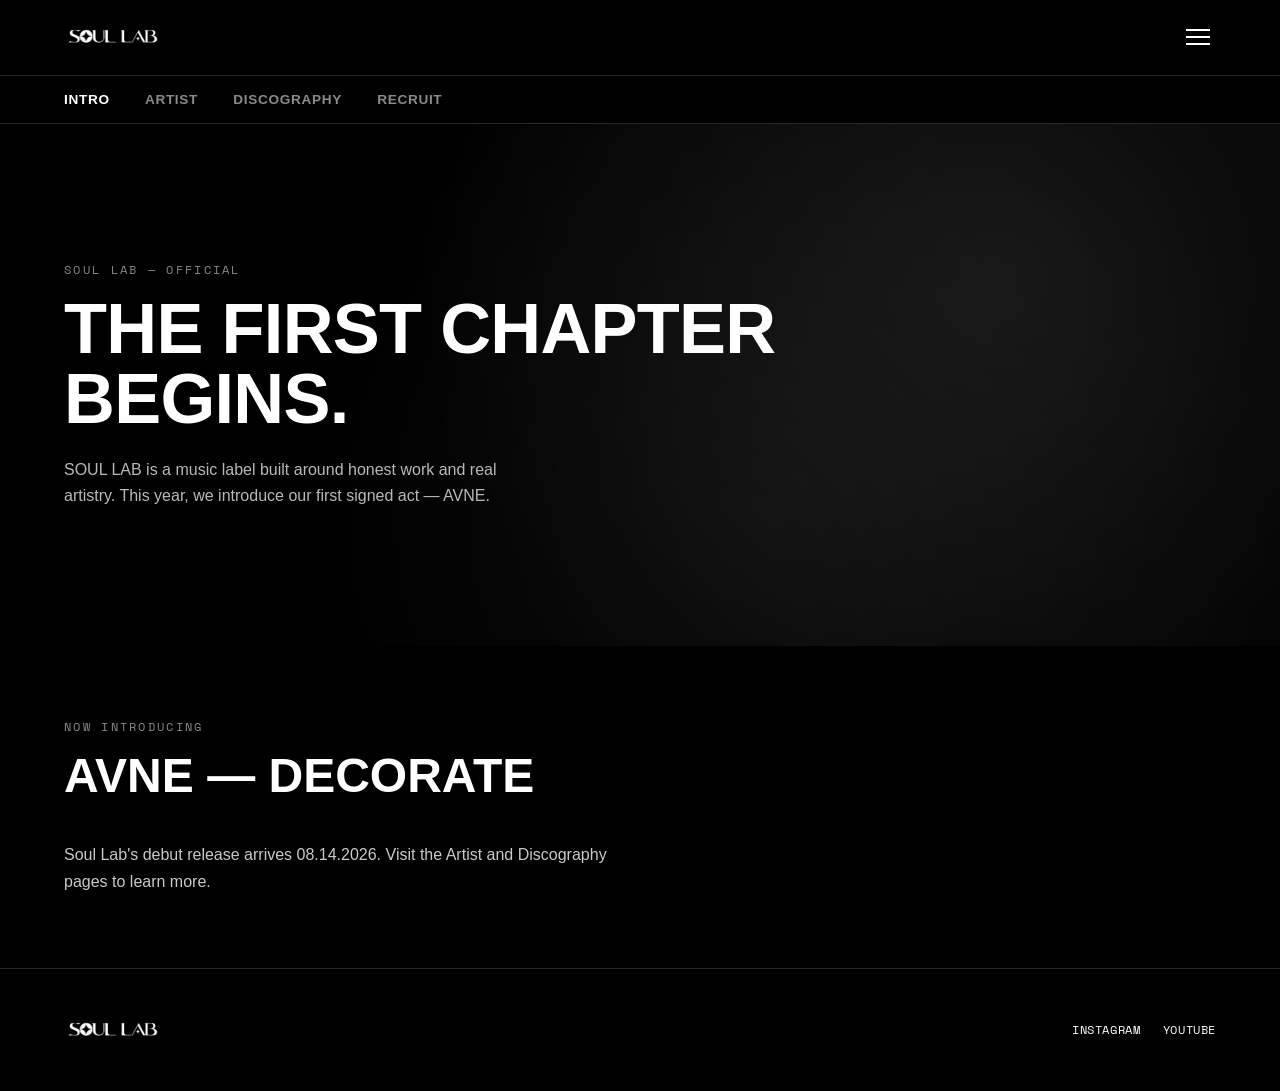
<file: index.html>
<!DOCTYPE html>
<html lang="en">
<head>
<meta charset="UTF-8">
<meta name="viewport" content="width=device-width, initial-scale=1.0">
<title>SOUL LAB — Official Site</title>
<link rel="preconnect" href="https://fonts.googleapis.com">
<link rel="preconnect" href="https://fonts.gstatic.com" crossorigin>
<link href="https://fonts.googleapis.com/css2?family=Archivo:ital,wght@0,500;0,700;0,900;1,700&family=Italiana&family=Space+Mono:wght@400;700&display=swap" rel="stylesheet">
<style>
:root{
  --ink:#000000;
  --card:#0E0E0E;
  --paper:#FFFFFF;
  --line:rgba(255,255,255,0.16);
  --line-soft:rgba(255,255,255,0.08);
  --line-dark:rgba(0,0,0,0.15);
  --muted:#8A8A8A;
  --font-serif:-apple-system, BlinkMacSystemFont, 'SF Pro Display', 'Helvetica Neue', Helvetica, Arial, sans-serif;
}
*{ margin:0; padding:0; box-sizing:border-box; }
html{ scroll-behavior:smooth; }
body{ background:var(--ink); color:var(--paper); font-family:-apple-system, BlinkMacSystemFont, 'SF Pro Text', 'Helvetica Neue', Helvetica, Arial, sans-serif; }
::selection{ background:var(--paper); color:var(--ink); }
img{ max-width:100%; display:block; }
a{ color:inherit; }

/* ---------- LOGO LOCKUP ---------- */
.brand{ display:flex; align-items:center; gap:0.55rem; text-decoration:none; }
.brand-logo-img{ height:46px; width:auto; }

/* ---------- NAV ---------- */
.topbar{
  position:sticky; top:0; z-index:100;
  background:var(--ink); color:var(--paper);
  display:flex; align-items:center; justify-content:space-between;
  padding:0.9rem 5%;
  border-bottom:1px solid var(--line);
}
.topbar .brand{ color:var(--paper); }
.menu-toggle{
  background:none; border:none; cursor:pointer;
  display:flex; flex-direction:column; gap:5px; padding:0.4rem;
}
.menu-toggle span{ width:24px; height:2px; background:var(--paper); display:block; transition:transform .2s ease, opacity .2s ease; }

.subnav{
  position:sticky; top:53px; z-index:99;
  background:var(--ink);
  display:flex; gap:2.2rem; overflow-x:auto;
  padding:1rem 5%;
  border-bottom:1px solid var(--line);
}
.subnav a{
  color:var(--muted); text-decoration:none; white-space:nowrap;
  font-weight:700; font-size:0.85rem; letter-spacing:0.05em; text-transform:uppercase;
  transition:color 0.2s ease;
}
.subnav a:hover, .subnav a.active{ color:var(--paper); }

/* ---------- FULLSCREEN MENU OVERLAY ---------- */
.nav-overlay{
  position:fixed; inset:0; z-index:300;
  background:var(--ink); color:var(--paper);
  display:flex; flex-direction:column; justify-content:center;
  padding:3rem 8%;
  transform:translateY(-100%);
  transition:transform 0.35s ease;
}
.nav-overlay.open{ transform:translateY(0); }
.nav-close{
  position:absolute; top:1.2rem; right:6%;
  background:none; border:none; color:var(--paper);
  font-size:1.6rem; cursor:pointer; line-height:1;
}
.nav-overlay-links{ display:flex; flex-direction:column; gap:0.4rem; }
.nav-overlay-links a{
  text-decoration:none; color:var(--paper);
  font-family:var(--font-serif); font-style:normal; font-weight:800;
  font-size:clamp(2rem,8vw,3.2rem); letter-spacing:-0.01em;
  padding:0.4rem 0;
  border-bottom:1px solid var(--line-soft);
  transition:opacity 0.2s ease;
}
.nav-overlay-links a:hover{ opacity:0.6; }
.nav-overlay-foot{
  margin-top:2.4rem; display:flex; gap:1.6rem;
}
.nav-overlay-foot a{
  color:var(--muted); text-decoration:none;
  font-family:'Space Mono', monospace; font-size:0.75rem;
  letter-spacing:0.06em; text-transform:uppercase;
}

/* ---------- HERO ---------- */
.hero{
  position:relative; min-height:46vh;
  display:flex; flex-direction:column; justify-content:center;
  padding:3rem 5%;
  overflow:hidden;
  background:var(--ink);
}
.hero.tall{ min-height:58vh; }
.hero-shape{
  position:absolute; inset:0; opacity:0.85;
  background:
    radial-gradient(circle at 78% 30%, rgba(255,255,255,0.10) 0%, transparent 55%),
    radial-gradient(circle at 60% 75%, rgba(255,255,255,0.05) 0%, transparent 60%);
}
.hero-content{ position:relative; z-index:2; max-width:720px; }
.eyebrow{
  font-family:'Space Mono', monospace; font-size:0.72rem;
  letter-spacing:0.2em; text-transform:uppercase; color:var(--muted);
  margin-bottom:1rem; display:block;
}
.hero h1{
  font-size:clamp(2.4rem, 8vw, 4.4rem);
  font-weight:900; line-height:1; letter-spacing:-0.01em;
  text-transform:uppercase;
}
.hero p{
  margin-top:1.4rem; max-width:480px; color:#B9B9B9;
  font-size:1rem; line-height:1.6; font-weight:500;
}

/* ---------- SECTION BASE ---------- */
section{ padding:4.5rem 5%; position:relative; }
.label{
  font-family:'Space Mono', monospace; font-size:0.72rem;
  letter-spacing:0.2em; text-transform:uppercase; color:var(--muted);
  margin-bottom:1rem; display:block;
}
.sec-title{
  font-size:clamp(2rem, 5vw, 3rem); font-weight:900;
  text-transform:uppercase; line-height:1.05; margin-bottom:2.5rem;
}

/* ---------- CARD ---------- */
.card{
  background:var(--card); border:1px solid var(--line);
  padding:2rem 1.8rem; margin-bottom:1.6rem;
}
.card .card-label{
  font-family:'Space Mono', monospace; font-size:0.68rem; color:var(--muted);
  letter-spacing:0.15em; text-transform:uppercase; margin-bottom:1.4rem; display:block;
}

/* ---------- ARTIST ---------- */
.artist-section{ background:var(--ink); border-top:1px solid var(--line); }
.artist-name{
  font-family:var(--font-serif); font-weight:800; font-style:normal;
  font-size:clamp(2.2rem,6.5vw,3.6rem); letter-spacing:-0.01em; margin-bottom:2rem;
}
.artist-meta{ display:flex; gap:2.6rem; flex-wrap:wrap; }
.meta-item .k{ font-family:'Space Mono', monospace; font-size:0.7rem; color:var(--muted); text-transform:uppercase; letter-spacing:0.1em; display:block; margin-bottom:0.4rem; }
.meta-item .v{ font-size:1.1rem; font-weight:700; }
.artist-bio{ max-width:640px; color:#C9C9C9; line-height:1.75; font-size:0.98rem; font-weight:500; }
.artist-socials{ display:flex; gap:1.2rem; margin-top:1.6rem; }
.artist-socials a{
  text-decoration:none; color:var(--paper);
  font-family:'Space Mono', monospace; font-size:0.75rem;
  letter-spacing:0.05em; text-transform:uppercase;
  border:1px solid var(--line); padding:0.55rem 1rem;
  transition:border-color 0.2s ease, opacity 0.2s ease;
}
.artist-socials a:hover{ border-color:var(--paper); opacity:0.7; }
.works-list{ display:flex; flex-direction:column; gap:0; }
.work-row{
  display:flex; align-items:center; gap:1rem;
  padding:1.2rem 0; border-bottom:1px solid var(--line-soft);
  text-decoration:none; color:var(--paper);
}
.work-row:first-child{ border-top:1px solid var(--line-soft); }
.work-row .wt{ font-family:var(--font-serif); font-style:normal; font-weight:700; font-size:1.2rem; letter-spacing:-0.005em; }
.work-row .wd{ color:var(--muted); font-family:'Space Mono', monospace; font-size:0.8rem; }
.work-row .arrow{ margin-left:auto; transition:transform 0.2s ease; }
.work-row:hover .arrow{ transform:translateX(6px); }

/* ---------- DISCOGRAPHY ---------- */
.discog{ background:var(--ink); color:var(--paper); }
.featured-release{ margin-bottom:4rem; }
.release-grid{
  display:grid; grid-template-columns:1fr 1fr; gap:2.4rem; align-items:start;
}
.release-art{ border:1px solid var(--line); }
.release-info .tag{
  display:inline-block; font-family:'Space Mono', monospace; font-size:0.72rem;
  letter-spacing:0.1em; text-transform:uppercase; color:var(--paper);
  border:1px solid var(--paper); padding:0.3rem 0.7rem; margin-bottom:1.2rem;
}
.release-info h3{
  font-family:var(--font-serif); font-style:normal; font-weight:800;
  font-size:clamp(1.8rem,4.5vw,2.7rem); letter-spacing:-0.01em; line-height:1.05; margin-bottom:0.8rem;
}
.release-info .date{ font-family:'Space Mono', monospace; font-size:0.95rem; color:var(--muted); margin-bottom:1.4rem; }
.release-info p{ color:#C9C9C9; line-height:1.7; font-size:0.95rem; margin-bottom:2rem; }

/* ---------- ALL RELEASES GRID (cover-art only) ---------- */
.all-releases{ border-top:1px solid var(--line); padding-top:3rem; }
.all-releases .label{ margin-bottom:2rem; }
.rel-grid{ display:grid; grid-template-columns:repeat(2, 1fr); gap:1.2rem; }
.rel-tile{
  text-decoration:none; color:var(--paper);
  display:block; position:relative;
}
.rel-tile img{ aspect-ratio:1/1; object-fit:cover; border:1px solid var(--line); }
.rel-tile.upcoming{
  display:flex; align-items:center; justify-content:center;
  aspect-ratio:1/1; border:1px dashed var(--line);
  font-family:'Space Mono', monospace; font-size:0.72rem;
  color:var(--muted); text-transform:uppercase; letter-spacing:0.08em; text-align:center;
}
.artist-tile{
  display:flex; align-items:center; justify-content:center;
  aspect-ratio:1/1; background:var(--card); border:1px solid var(--line);
  transition:background 0.2s ease; padding:2rem;
}
.artist-tile:hover{ background:#1A1A1A; }
.artist-tile img.at-logo{ width:100%; height:auto; }

/* work-row thumbnail */
.work-row .w-thumb{ width:52px; height:52px; object-fit:cover; border:1px solid var(--line); flex:0 0 auto; }
.work-row .w-text{ display:flex; flex-direction:column; gap:0.2rem; }

/* ---------- RELEASE DETAIL PAGE ---------- */
.release-detail{ text-align:center; padding-top:3.5rem; }
.release-detail .label{ text-align:center; }
.release-detail-cover{
  max-width:440px; margin:1.6rem auto 2.4rem; border:1px solid var(--line);
}
.release-detail h1.rd-title{
  font-family:var(--font-serif); font-style:normal; font-weight:800;
  font-size:clamp(2.4rem,8vw,3.8rem); letter-spacing:-0.01em; margin-bottom:0.4rem;
}
.release-detail .rd-date{
  font-family:'Space Mono', monospace; font-size:0.85rem; color:var(--muted); margin-bottom:2.4rem;
}
.status-block{
  max-width:520px; margin:0 auto; text-align:left;
  border:1px solid var(--line); padding:2rem 1.8rem;
}
.status-block .st-label{
  font-family:'Space Mono', monospace; font-size:0.68rem; color:var(--muted);
  letter-spacing:0.15em; text-transform:uppercase; margin-bottom:1rem; display:block;
}
.status-block p{ color:#C9C9C9; line-height:1.6; font-size:0.95rem; margin-bottom:1.6rem; }
.stream-links{ display:flex; gap:0.8rem; flex-wrap:wrap; margin-bottom:1.6rem; }
.stream-links a{
  text-decoration:none; color:var(--paper); border:1px solid var(--line);
  font-family:'Space Mono', monospace; font-size:0.75rem; letter-spacing:0.05em;
  text-transform:uppercase; padding:0.65rem 1rem; flex:1 1 auto; text-align:center;
  transition:border-color 0.2s ease, opacity 0.2s ease;
}
.stream-links a:hover{ border-color:var(--paper); opacity:0.75; }
.buy-btn{
  width:100%; background:var(--paper); color:var(--ink); border:1px solid var(--paper);
  font-family:'Space Mono', monospace; font-size:0.82rem; font-weight:700;
  letter-spacing:0.06em; text-transform:uppercase; padding:1rem; cursor:pointer;
  transition:background 0.2s ease, color 0.2s ease;
}
.buy-btn:hover{ background:transparent; color:var(--paper); }

/* ---------- BUY MODAL ---------- */
.buy-overlay{
  position:fixed; inset:0; z-index:400; background:rgba(0,0,0,0.85);
  display:flex; align-items:center; justify-content:center;
  padding:6%; opacity:0; pointer-events:none; transition:opacity 0.25s ease;
}
.buy-overlay.open{ opacity:1; pointer-events:auto; }
.buy-modal{
  background:var(--ink); border:1px solid var(--line);
  padding:2.2rem 1.8rem; max-width:420px; width:100%; position:relative;
}
.buy-close{
  position:absolute; top:1rem; right:1rem; background:none; border:none;
  color:var(--paper); font-size:1.2rem; cursor:pointer;
}
.buy-modal h3{
  font-family:var(--font-serif); font-style:normal; font-weight:800;
  font-size:1.5rem; margin-bottom:0.8rem;
}
.buy-modal p{ color:#C9C9C9; font-size:0.9rem; line-height:1.6; margin-bottom:1.4rem; }
.buy-modal input[type=email]{
  width:100%; background:transparent; border:none; border-bottom:1px solid var(--line);
  color:var(--paper); font-family:var(--font-serif); font-size:1rem;
  padding:0.6rem 0.1rem; outline:none; margin-bottom:1.4rem;
}
.buy-modal input[type=email]:focus{ border-bottom-color:var(--paper); }

/* ---------- CUSTOM AUDIO PLAYER ---------- */
.track-list{ margin-top:0.4rem; }
.track-row{
  border-top:1px solid var(--line-soft);
  padding:1.6rem 0;
}
.track-row:last-child{ border-bottom:1px solid var(--line-soft); }
.track-head{ display:flex; justify-content:space-between; align-items:baseline; gap:1rem; flex-wrap:wrap; margin-bottom:0.3rem; }
.track-head .tname{ font-family:var(--font-serif); font-style:normal; font-weight:700; font-size:1.25rem; letter-spacing:-0.005em; }
.track-head .tlen{ font-family:'Space Mono', monospace; font-size:0.8rem; color:var(--muted); }
.preview-tag{
  font-family:'Space Mono', monospace; font-size:0.66rem;
  color:var(--muted); letter-spacing:0.08em; text-transform:uppercase;
  display:block; margin-bottom:0.9rem;
}
.player{
  display:flex; align-items:center; gap:1rem;
  background:var(--ink); border:1px solid var(--line); padding:0.7rem 1rem;
}
.play-btn{
  flex:0 0 auto; width:38px; height:38px; border-radius:50%;
  background:var(--paper); border:none; cursor:pointer;
  display:flex; align-items:center; justify-content:center;
  color:var(--ink); font-size:0.9rem;
  transition:transform 0.15s ease;
}
.play-btn:hover{ transform:scale(1.06); }
.p-track{
  flex:1 1 auto; height:3px; background:rgba(255,255,255,0.18);
  position:relative; cursor:pointer; border-radius:2px;
}
.p-fill{
  position:absolute; top:0; left:0; height:100%; width:0%;
  background:var(--paper); border-radius:2px;
}
.p-time{
  flex:0 0 auto; font-family:'Space Mono', monospace; font-size:0.72rem;
  color:var(--muted); min-width:76px; text-align:right;
}

/* ---------- RECRUIT ---------- */
.recruit{ background:var(--ink); border-top:1px solid var(--line); }
.recruit p.lead{ max-width:560px; color:#C9C9C9; line-height:1.7; font-size:1rem; }
.roles-row{ display:grid; grid-template-columns:repeat(3,1fr); gap:1px; background:var(--line); border:1px solid var(--line); margin-bottom:3rem; }
.role-cell{ background:var(--card); padding:2rem 1.6rem; }
.role-cell .n{ font-family:'Space Mono', monospace; font-size:0.75rem; color:var(--muted); }
.role-cell h4{ font-size:1.15rem; font-weight:900; text-transform:uppercase; margin:0.7rem 0 0.5rem; }
.role-cell p{ font-size:0.85rem; color:var(--muted); line-height:1.5; }

/* ---------- FORM ---------- */
.apply-form{ max-width:560px; display:flex; flex-direction:column; gap:1.3rem; }
.field{ display:flex; flex-direction:column; gap:0.5rem; }
.field label{
  font-family:'Space Mono', monospace; font-size:0.7rem;
  letter-spacing:0.1em; text-transform:uppercase; color:var(--muted);
}
.field input, .field select, .field textarea{
  background:transparent; border:none; border-bottom:1px solid var(--line);
  color:var(--paper); font-family:var(--font-serif); font-size:1rem;
  padding:0.6rem 0.1rem; outline:none;
}
.field input[type=file]{ padding-top:0.9rem; font-size:0.85rem; }
.field select option{ background:var(--ink); }
.field input:focus, .field select:focus, .field textarea:focus{ border-bottom-color:var(--paper); }
textarea{ resize:vertical; min-height:90px; }
.submit-btn{
  align-self:flex-start; margin-top:0.6rem;
  background:var(--paper); color:var(--ink); border:1px solid var(--paper);
  font-family:'Space Mono', monospace; font-size:0.8rem; font-weight:700;
  letter-spacing:0.06em; text-transform:uppercase; padding:1rem 1.8rem; cursor:pointer;
  transition:background 0.2s ease, color 0.2s ease;
}
.submit-btn:hover{ background:transparent; color:var(--paper); }
.form-note{ font-family:'Space Mono', monospace; font-size:0.75rem; color:var(--muted); margin-top:1rem; }

/* ---------- FOOTER ---------- */
footer{
  background:var(--ink); color:var(--paper);
  padding:2.4rem 5%;
  display:flex; justify-content:space-between; align-items:center; flex-wrap:wrap; gap:1.2rem;
  border-top:1px solid var(--line);
}
footer .brand{ color:var(--paper); }
.social-links{ display:flex; gap:1.4rem; }
.social-links a{
  text-decoration:none; color:var(--paper);
  font-family:'Space Mono', monospace; font-size:0.75rem;
  letter-spacing:0.05em; text-transform:uppercase;
  border-bottom:1px solid transparent;
}
.social-links a:hover{ border-bottom-color:var(--paper); }

@media (max-width:800px){
  .release-grid{ grid-template-columns:1fr; }
  .rel-grid{ grid-template-columns:repeat(2,1fr); }
  .roles-row{ grid-template-columns:1fr; }
  .artist-meta{ gap:1.6rem; }
}

</style>
</head>
<body>

<div class="topbar">
  <a class="brand" href="index.html">
    <img class="brand-logo-img" src="[data-uri]" alt="Soul Lab Records">
  </a>
  <button class="menu-toggle" id="menuToggle" aria-label="Open menu"><span></span><span></span><span></span></button>
</div>
<nav class="subnav">
  <a href="index.html" class="active">Intro</a>
  <a href="artist.html">Artist</a>
  <a href="discography.html">Discography</a>
  <a href="recruit.html">Recruit</a>
</nav>

<div class="nav-overlay" id="navOverlay">
  <button class="nav-close" id="navClose" aria-label="Close menu">✕</button>
  <nav class="nav-overlay-links">
    <a href="index.html">Intro</a>
    <a href="artist.html">Artist</a>
    <a href="discography.html">Discography</a>
    <a href="recruit.html">Recruit</a>
  </nav>
  <div class="nav-overlay-foot">
    <a href="https://www.instagram.com/soulnlab?igsh=MTBuYnR4dWJrNDNveA==" target="_blank" rel="noopener">Instagram</a>
    <a href="https://youtube.com/@soul-lab-music?si=aJP-hzuOxE4rpQFX" target="_blank" rel="noopener">YouTube</a>
  </div>
</div>

<section class="hero tall">
  <div class="hero-shape"></div>
  <div class="hero-content">
    <span class="eyebrow">Soul Lab — Official</span>
    <h1>The First Chapter Begins.</h1>
    <p>SOUL LAB is a music label built around honest work and real artistry. This year, we introduce our first signed act — AVNE.</p>
  </div>
</section>

<section>
  <span class="label">Now Introducing</span>
  <h2 class="sec-title">AVNE — Decorate</h2>
  <p style="max-width:560px; color:#C9C9C9; line-height:1.7; font-size:1rem;">Soul Lab's debut release arrives 08.14.2026. Visit the Artist and Discography pages to learn more.</p>
</section>

<footer>
  <a class="brand" href="index.html">
    <img class="brand-logo-img" src="[data-uri]" alt="Soul Lab Records">
  </a>
  <div class="social-links">
    <a href="https://www.instagram.com/soulnlab?igsh=MTBuYnR4dWJrNDNveA==" target="_blank" rel="noopener">Instagram</a>
    <a href="https://youtube.com/@soul-lab-music?si=aJP-hzuOxE4rpQFX" target="_blank" rel="noopener">YouTube</a>
  </div>
</footer>

<script>
  const toggle = document.getElementById('menuToggle');
  const overlay = document.getElementById('navOverlay');
  const closeBtn = document.getElementById('navClose');
  toggle.addEventListener('click', () => overlay.classList.add('open'));
  closeBtn.addEventListener('click', () => overlay.classList.remove('open'));
  overlay.querySelectorAll('a').forEach(a => a.addEventListener('click', () => overlay.classList.remove('open')));
</script>

</body>
</html>
</file>
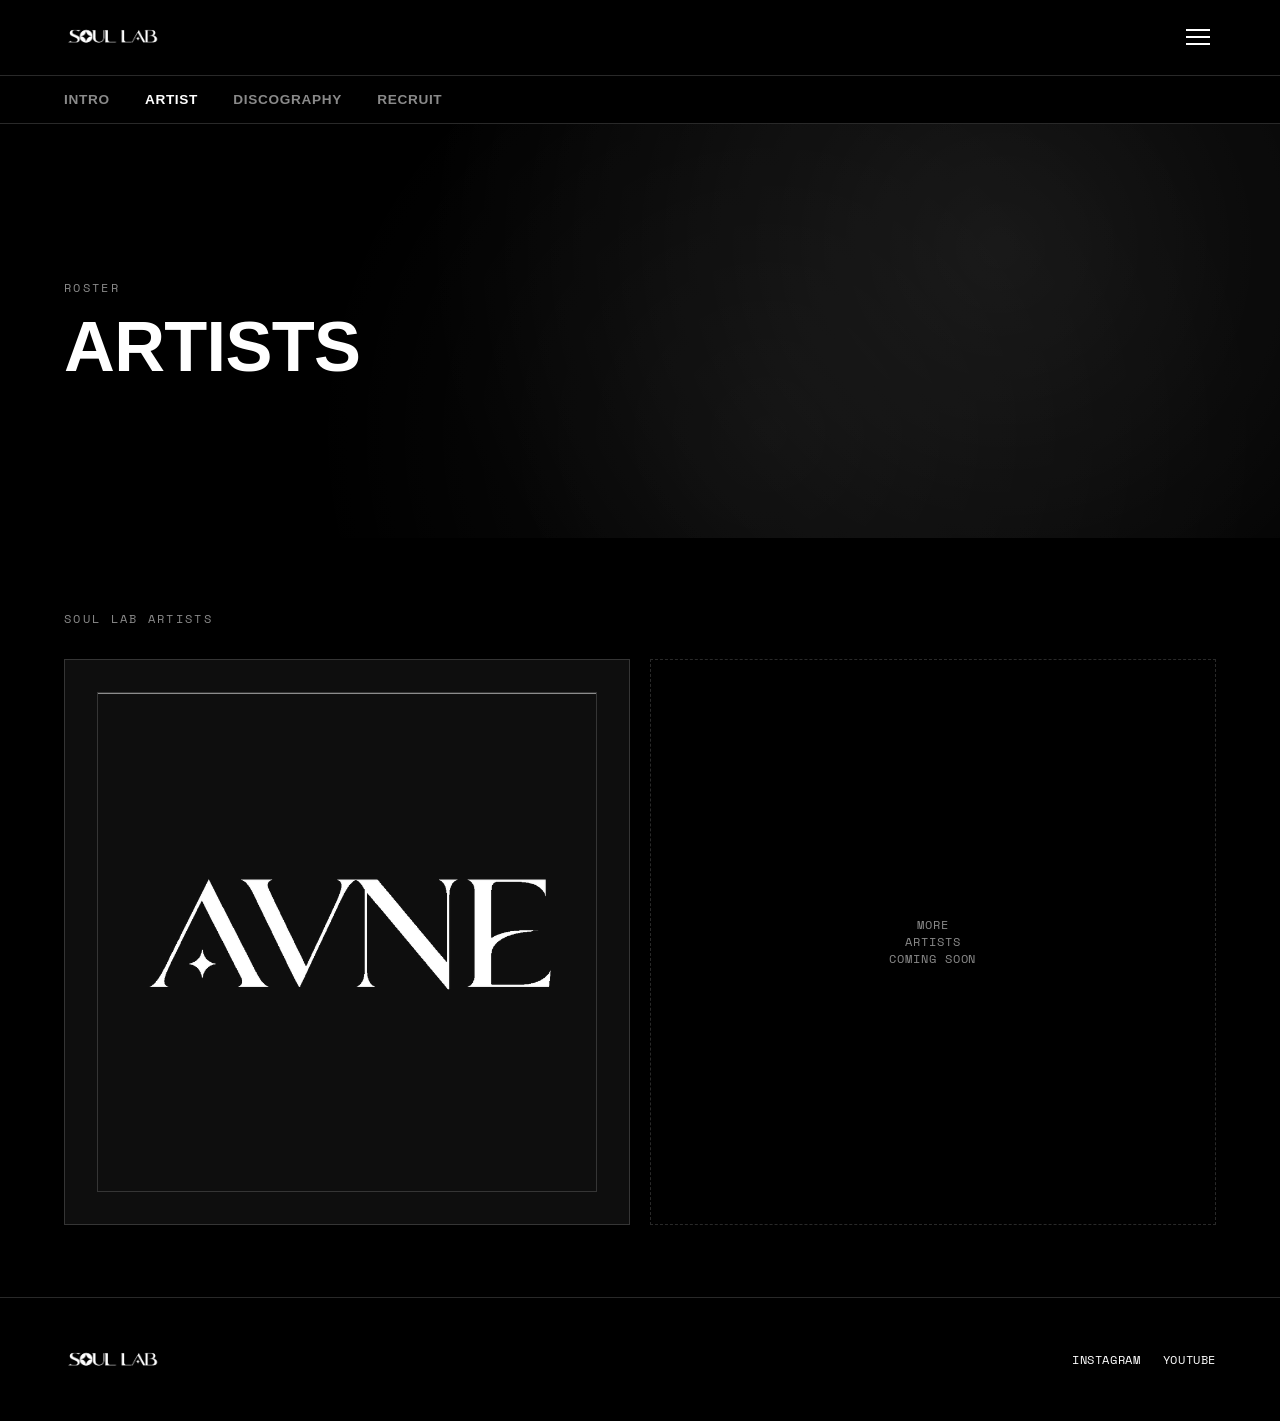
<file: artist.html>
<!DOCTYPE html>
<html lang="en">
<head>
<meta charset="UTF-8">
<meta name="viewport" content="width=device-width, initial-scale=1.0">
<title>Artists — SOUL LAB</title>
<link rel="preconnect" href="https://fonts.googleapis.com">
<link rel="preconnect" href="https://fonts.gstatic.com" crossorigin>
<link href="https://fonts.googleapis.com/css2?family=Archivo:ital,wght@0,500;0,700;0,900;1,700&family=Italiana&family=Space+Mono:wght@400;700&display=swap" rel="stylesheet">
<style>
:root{
  --ink:#000000;
  --card:#0E0E0E;
  --paper:#FFFFFF;
  --line:rgba(255,255,255,0.16);
  --line-soft:rgba(255,255,255,0.08);
  --line-dark:rgba(0,0,0,0.15);
  --muted:#8A8A8A;
  --font-serif:-apple-system, BlinkMacSystemFont, 'SF Pro Display', 'Helvetica Neue', Helvetica, Arial, sans-serif;
}
*{ margin:0; padding:0; box-sizing:border-box; }
html{ scroll-behavior:smooth; }
body{ background:var(--ink); color:var(--paper); font-family:-apple-system, BlinkMacSystemFont, 'SF Pro Text', 'Helvetica Neue', Helvetica, Arial, sans-serif; }
::selection{ background:var(--paper); color:var(--ink); }
img{ max-width:100%; display:block; }
a{ color:inherit; }

/* ---------- LOGO LOCKUP ---------- */
.brand{ display:flex; align-items:center; gap:0.55rem; text-decoration:none; }
.brand-logo-img{ height:46px; width:auto; }

/* ---------- NAV ---------- */
.topbar{
  position:sticky; top:0; z-index:100;
  background:var(--ink); color:var(--paper);
  display:flex; align-items:center; justify-content:space-between;
  padding:0.9rem 5%;
  border-bottom:1px solid var(--line);
}
.topbar .brand{ color:var(--paper); }
.menu-toggle{
  background:none; border:none; cursor:pointer;
  display:flex; flex-direction:column; gap:5px; padding:0.4rem;
}
.menu-toggle span{ width:24px; height:2px; background:var(--paper); display:block; transition:transform .2s ease, opacity .2s ease; }

.subnav{
  position:sticky; top:53px; z-index:99;
  background:var(--ink);
  display:flex; gap:2.2rem; overflow-x:auto;
  padding:1rem 5%;
  border-bottom:1px solid var(--line);
}
.subnav a{
  color:var(--muted); text-decoration:none; white-space:nowrap;
  font-weight:700; font-size:0.85rem; letter-spacing:0.05em; text-transform:uppercase;
  transition:color 0.2s ease;
}
.subnav a:hover, .subnav a.active{ color:var(--paper); }

/* ---------- FULLSCREEN MENU OVERLAY ---------- */
.nav-overlay{
  position:fixed; inset:0; z-index:300;
  background:var(--ink); color:var(--paper);
  display:flex; flex-direction:column; justify-content:center;
  padding:3rem 8%;
  transform:translateY(-100%);
  transition:transform 0.35s ease;
}
.nav-overlay.open{ transform:translateY(0); }
.nav-close{
  position:absolute; top:1.2rem; right:6%;
  background:none; border:none; color:var(--paper);
  font-size:1.6rem; cursor:pointer; line-height:1;
}
.nav-overlay-links{ display:flex; flex-direction:column; gap:0.4rem; }
.nav-overlay-links a{
  text-decoration:none; color:var(--paper);
  font-family:var(--font-serif); font-style:normal; font-weight:800;
  font-size:clamp(2rem,8vw,3.2rem); letter-spacing:-0.01em;
  padding:0.4rem 0;
  border-bottom:1px solid var(--line-soft);
  transition:opacity 0.2s ease;
}
.nav-overlay-links a:hover{ opacity:0.6; }
.nav-overlay-foot{
  margin-top:2.4rem; display:flex; gap:1.6rem;
}
.nav-overlay-foot a{
  color:var(--muted); text-decoration:none;
  font-family:'Space Mono', monospace; font-size:0.75rem;
  letter-spacing:0.06em; text-transform:uppercase;
}

/* ---------- HERO ---------- */
.hero{
  position:relative; min-height:46vh;
  display:flex; flex-direction:column; justify-content:center;
  padding:3rem 5%;
  overflow:hidden;
  background:var(--ink);
}
.hero.tall{ min-height:58vh; }
.hero-shape{
  position:absolute; inset:0; opacity:0.85;
  background:
    radial-gradient(circle at 78% 30%, rgba(255,255,255,0.10) 0%, transparent 55%),
    radial-gradient(circle at 60% 75%, rgba(255,255,255,0.05) 0%, transparent 60%);
}
.hero-content{ position:relative; z-index:2; max-width:720px; }
.eyebrow{
  font-family:'Space Mono', monospace; font-size:0.72rem;
  letter-spacing:0.2em; text-transform:uppercase; color:var(--muted);
  margin-bottom:1rem; display:block;
}
.hero h1{
  font-size:clamp(2.4rem, 8vw, 4.4rem);
  font-weight:900; line-height:1; letter-spacing:-0.01em;
  text-transform:uppercase;
}
.hero p{
  margin-top:1.4rem; max-width:480px; color:#B9B9B9;
  font-size:1rem; line-height:1.6; font-weight:500;
}

/* ---------- SECTION BASE ---------- */
section{ padding:4.5rem 5%; position:relative; }
.label{
  font-family:'Space Mono', monospace; font-size:0.72rem;
  letter-spacing:0.2em; text-transform:uppercase; color:var(--muted);
  margin-bottom:1rem; display:block;
}
.sec-title{
  font-size:clamp(2rem, 5vw, 3rem); font-weight:900;
  text-transform:uppercase; line-height:1.05; margin-bottom:2.5rem;
}

/* ---------- CARD ---------- */
.card{
  background:var(--card); border:1px solid var(--line);
  padding:2rem 1.8rem; margin-bottom:1.6rem;
}
.card .card-label{
  font-family:'Space Mono', monospace; font-size:0.68rem; color:var(--muted);
  letter-spacing:0.15em; text-transform:uppercase; margin-bottom:1.4rem; display:block;
}

/* ---------- ARTIST ---------- */
.artist-section{ background:var(--ink); border-top:1px solid var(--line); }
.artist-name{
  font-family:var(--font-serif); font-weight:800; font-style:normal;
  font-size:clamp(2.2rem,6.5vw,3.6rem); letter-spacing:-0.01em; margin-bottom:2rem;
}
.artist-meta{ display:flex; gap:2.6rem; flex-wrap:wrap; }
.meta-item .k{ font-family:'Space Mono', monospace; font-size:0.7rem; color:var(--muted); text-transform:uppercase; letter-spacing:0.1em; display:block; margin-bottom:0.4rem; }
.meta-item .v{ font-size:1.1rem; font-weight:700; }
.artist-bio{ max-width:640px; color:#C9C9C9; line-height:1.75; font-size:0.98rem; font-weight:500; }
.artist-socials{ display:flex; gap:1.2rem; margin-top:1.6rem; }
.artist-socials a{
  text-decoration:none; color:var(--paper);
  font-family:'Space Mono', monospace; font-size:0.75rem;
  letter-spacing:0.05em; text-transform:uppercase;
  border:1px solid var(--line); padding:0.55rem 1rem;
  transition:border-color 0.2s ease, opacity 0.2s ease;
}
.artist-socials a:hover{ border-color:var(--paper); opacity:0.7; }
.works-list{ display:flex; flex-direction:column; gap:0; }
.work-row{
  display:flex; align-items:center; gap:1rem;
  padding:1.2rem 0; border-bottom:1px solid var(--line-soft);
  text-decoration:none; color:var(--paper);
}
.work-row:first-child{ border-top:1px solid var(--line-soft); }
.work-row .wt{ font-family:var(--font-serif); font-style:normal; font-weight:700; font-size:1.2rem; letter-spacing:-0.005em; }
.work-row .wd{ color:var(--muted); font-family:'Space Mono', monospace; font-size:0.8rem; }
.work-row .arrow{ margin-left:auto; transition:transform 0.2s ease; }
.work-row:hover .arrow{ transform:translateX(6px); }

/* ---------- DISCOGRAPHY ---------- */
.discog{ background:var(--ink); color:var(--paper); }
.featured-release{ margin-bottom:4rem; }
.release-grid{
  display:grid; grid-template-columns:1fr 1fr; gap:2.4rem; align-items:start;
}
.release-art{ border:1px solid var(--line); }
.release-info .tag{
  display:inline-block; font-family:'Space Mono', monospace; font-size:0.72rem;
  letter-spacing:0.1em; text-transform:uppercase; color:var(--paper);
  border:1px solid var(--paper); padding:0.3rem 0.7rem; margin-bottom:1.2rem;
}
.release-info h3{
  font-family:var(--font-serif); font-style:normal; font-weight:800;
  font-size:clamp(1.8rem,4.5vw,2.7rem); letter-spacing:-0.01em; line-height:1.05; margin-bottom:0.8rem;
}
.release-info .date{ font-family:'Space Mono', monospace; font-size:0.95rem; color:var(--muted); margin-bottom:1.4rem; }
.release-info p{ color:#C9C9C9; line-height:1.7; font-size:0.95rem; margin-bottom:2rem; }

/* ---------- ALL RELEASES GRID (cover-art only) ---------- */
.all-releases{ border-top:1px solid var(--line); padding-top:3rem; }
.all-releases .label{ margin-bottom:2rem; }
.rel-grid{ display:grid; grid-template-columns:repeat(2, 1fr); gap:1.2rem; }
.rel-tile{
  text-decoration:none; color:var(--paper);
  display:block; position:relative;
}
.rel-tile img{ aspect-ratio:1/1; object-fit:cover; border:1px solid var(--line); }
.rel-tile.upcoming{
  display:flex; align-items:center; justify-content:center;
  aspect-ratio:1/1; border:1px dashed var(--line);
  font-family:'Space Mono', monospace; font-size:0.72rem;
  color:var(--muted); text-transform:uppercase; letter-spacing:0.08em; text-align:center;
}
.artist-tile{
  display:flex; align-items:center; justify-content:center;
  aspect-ratio:1/1; background:var(--card); border:1px solid var(--line);
  transition:background 0.2s ease; padding:2rem;
}
.artist-tile:hover{ background:#1A1A1A; }
.artist-tile img.at-logo{ width:100%; height:auto; }

/* work-row thumbnail */
.work-row .w-thumb{ width:52px; height:52px; object-fit:cover; border:1px solid var(--line); flex:0 0 auto; }
.work-row .w-text{ display:flex; flex-direction:column; gap:0.2rem; }

/* ---------- RELEASE DETAIL PAGE ---------- */
.release-detail{ text-align:center; padding-top:3.5rem; }
.release-detail .label{ text-align:center; }
.release-detail-cover{
  max-width:440px; margin:1.6rem auto 2.4rem; border:1px solid var(--line);
}
.release-detail h1.rd-title{
  font-family:var(--font-serif); font-style:normal; font-weight:800;
  font-size:clamp(2.4rem,8vw,3.8rem); letter-spacing:-0.01em; margin-bottom:0.4rem;
}
.release-detail .rd-date{
  font-family:'Space Mono', monospace; font-size:0.85rem; color:var(--muted); margin-bottom:2.4rem;
}
.status-block{
  max-width:520px; margin:0 auto; text-align:left;
  border:1px solid var(--line); padding:2rem 1.8rem;
}
.status-block .st-label{
  font-family:'Space Mono', monospace; font-size:0.68rem; color:var(--muted);
  letter-spacing:0.15em; text-transform:uppercase; margin-bottom:1rem; display:block;
}
.status-block p{ color:#C9C9C9; line-height:1.6; font-size:0.95rem; margin-bottom:1.6rem; }
.stream-links{ display:flex; gap:0.8rem; flex-wrap:wrap; margin-bottom:1.6rem; }
.stream-links a{
  text-decoration:none; color:var(--paper); border:1px solid var(--line);
  font-family:'Space Mono', monospace; font-size:0.75rem; letter-spacing:0.05em;
  text-transform:uppercase; padding:0.65rem 1rem; flex:1 1 auto; text-align:center;
  transition:border-color 0.2s ease, opacity 0.2s ease;
}
.stream-links a:hover{ border-color:var(--paper); opacity:0.75; }
.buy-btn{
  width:100%; background:var(--paper); color:var(--ink); border:1px solid var(--paper);
  font-family:'Space Mono', monospace; font-size:0.82rem; font-weight:700;
  letter-spacing:0.06em; text-transform:uppercase; padding:1rem; cursor:pointer;
  transition:background 0.2s ease, color 0.2s ease;
}
.buy-btn:hover{ background:transparent; color:var(--paper); }

/* ---------- BUY MODAL ---------- */
.buy-overlay{
  position:fixed; inset:0; z-index:400; background:rgba(0,0,0,0.85);
  display:flex; align-items:center; justify-content:center;
  padding:6%; opacity:0; pointer-events:none; transition:opacity 0.25s ease;
}
.buy-overlay.open{ opacity:1; pointer-events:auto; }
.buy-modal{
  background:var(--ink); border:1px solid var(--line);
  padding:2.2rem 1.8rem; max-width:420px; width:100%; position:relative;
}
.buy-close{
  position:absolute; top:1rem; right:1rem; background:none; border:none;
  color:var(--paper); font-size:1.2rem; cursor:pointer;
}
.buy-modal h3{
  font-family:var(--font-serif); font-style:normal; font-weight:800;
  font-size:1.5rem; margin-bottom:0.8rem;
}
.buy-modal p{ color:#C9C9C9; font-size:0.9rem; line-height:1.6; margin-bottom:1.4rem; }
.buy-modal input[type=email]{
  width:100%; background:transparent; border:none; border-bottom:1px solid var(--line);
  color:var(--paper); font-family:var(--font-serif); font-size:1rem;
  padding:0.6rem 0.1rem; outline:none; margin-bottom:1.4rem;
}
.buy-modal input[type=email]:focus{ border-bottom-color:var(--paper); }

/* ---------- CUSTOM AUDIO PLAYER ---------- */
.track-list{ margin-top:0.4rem; }
.track-row{
  border-top:1px solid var(--line-soft);
  padding:1.6rem 0;
}
.track-row:last-child{ border-bottom:1px solid var(--line-soft); }
.track-head{ display:flex; justify-content:space-between; align-items:baseline; gap:1rem; flex-wrap:wrap; margin-bottom:0.3rem; }
.track-head .tname{ font-family:var(--font-serif); font-style:normal; font-weight:700; font-size:1.25rem; letter-spacing:-0.005em; }
.track-head .tlen{ font-family:'Space Mono', monospace; font-size:0.8rem; color:var(--muted); }
.preview-tag{
  font-family:'Space Mono', monospace; font-size:0.66rem;
  color:var(--muted); letter-spacing:0.08em; text-transform:uppercase;
  display:block; margin-bottom:0.9rem;
}
.player{
  display:flex; align-items:center; gap:1rem;
  background:var(--ink); border:1px solid var(--line); padding:0.7rem 1rem;
}
.play-btn{
  flex:0 0 auto; width:38px; height:38px; border-radius:50%;
  background:var(--paper); border:none; cursor:pointer;
  display:flex; align-items:center; justify-content:center;
  color:var(--ink); font-size:0.9rem;
  transition:transform 0.15s ease;
}
.play-btn:hover{ transform:scale(1.06); }
.p-track{
  flex:1 1 auto; height:3px; background:rgba(255,255,255,0.18);
  position:relative; cursor:pointer; border-radius:2px;
}
.p-fill{
  position:absolute; top:0; left:0; height:100%; width:0%;
  background:var(--paper); border-radius:2px;
}
.p-time{
  flex:0 0 auto; font-family:'Space Mono', monospace; font-size:0.72rem;
  color:var(--muted); min-width:76px; text-align:right;
}

/* ---------- RECRUIT ---------- */
.recruit{ background:var(--ink); border-top:1px solid var(--line); }
.recruit p.lead{ max-width:560px; color:#C9C9C9; line-height:1.7; font-size:1rem; }
.roles-row{ display:grid; grid-template-columns:repeat(3,1fr); gap:1px; background:var(--line); border:1px solid var(--line); margin-bottom:3rem; }
.role-cell{ background:var(--card); padding:2rem 1.6rem; }
.role-cell .n{ font-family:'Space Mono', monospace; font-size:0.75rem; color:var(--muted); }
.role-cell h4{ font-size:1.15rem; font-weight:900; text-transform:uppercase; margin:0.7rem 0 0.5rem; }
.role-cell p{ font-size:0.85rem; color:var(--muted); line-height:1.5; }

/* ---------- FORM ---------- */
.apply-form{ max-width:560px; display:flex; flex-direction:column; gap:1.3rem; }
.field{ display:flex; flex-direction:column; gap:0.5rem; }
.field label{
  font-family:'Space Mono', monospace; font-size:0.7rem;
  letter-spacing:0.1em; text-transform:uppercase; color:var(--muted);
}
.field input, .field select, .field textarea{
  background:transparent; border:none; border-bottom:1px solid var(--line);
  color:var(--paper); font-family:var(--font-serif); font-size:1rem;
  padding:0.6rem 0.1rem; outline:none;
}
.field input[type=file]{ padding-top:0.9rem; font-size:0.85rem; }
.field select option{ background:var(--ink); }
.field input:focus, .field select:focus, .field textarea:focus{ border-bottom-color:var(--paper); }
textarea{ resize:vertical; min-height:90px; }
.submit-btn{
  align-self:flex-start; margin-top:0.6rem;
  background:var(--paper); color:var(--ink); border:1px solid var(--paper);
  font-family:'Space Mono', monospace; font-size:0.8rem; font-weight:700;
  letter-spacing:0.06em; text-transform:uppercase; padding:1rem 1.8rem; cursor:pointer;
  transition:background 0.2s ease, color 0.2s ease;
}
.submit-btn:hover{ background:transparent; color:var(--paper); }
.form-note{ font-family:'Space Mono', monospace; font-size:0.75rem; color:var(--muted); margin-top:1rem; }

/* ---------- FOOTER ---------- */
footer{
  background:var(--ink); color:var(--paper);
  padding:2.4rem 5%;
  display:flex; justify-content:space-between; align-items:center; flex-wrap:wrap; gap:1.2rem;
  border-top:1px solid var(--line);
}
footer .brand{ color:var(--paper); }
.social-links{ display:flex; gap:1.4rem; }
.social-links a{
  text-decoration:none; color:var(--paper);
  font-family:'Space Mono', monospace; font-size:0.75rem;
  letter-spacing:0.05em; text-transform:uppercase;
  border-bottom:1px solid transparent;
}
.social-links a:hover{ border-bottom-color:var(--paper); }

@media (max-width:800px){
  .release-grid{ grid-template-columns:1fr; }
  .rel-grid{ grid-template-columns:repeat(2,1fr); }
  .roles-row{ grid-template-columns:1fr; }
  .artist-meta{ gap:1.6rem; }
}

</style>
</head>
<body>

<div class="topbar">
  <a class="brand" href="index.html">
    <img class="brand-logo-img" src="[data-uri]" alt="Soul Lab Records">
  </a>
  <button class="menu-toggle" id="menuToggle" aria-label="Open menu"><span></span><span></span><span></span></button>
</div>
<nav class="subnav">
  <a href="index.html">Intro</a>
  <a href="artist.html" class="active">Artist</a>
  <a href="discography.html">Discography</a>
  <a href="recruit.html">Recruit</a>
</nav>

<div class="nav-overlay" id="navOverlay">
  <button class="nav-close" id="navClose" aria-label="Close menu">✕</button>
  <nav class="nav-overlay-links">
    <a href="index.html">Intro</a>
    <a href="artist.html">Artist</a>
    <a href="discography.html">Discography</a>
    <a href="recruit.html">Recruit</a>
  </nav>
  <div class="nav-overlay-foot">
    <a href="https://www.instagram.com/soulnlab?igsh=MTBuYnR4dWJrNDNveA==" target="_blank" rel="noopener">Instagram</a>
    <a href="https://youtube.com/@soul-lab-music?si=aJP-hzuOxE4rpQFX" target="_blank" rel="noopener">YouTube</a>
  </div>
</div>

<section class="hero">
  <div class="hero-shape"></div>
  <div class="hero-content">
    <span class="eyebrow">Roster</span>
    <h1>Artists</h1>
  </div>
</section>

<section class="discog">
  <div class="all-releases" style="border-top:none; padding-top:0;">
    <span class="label">Soul Lab Artists</span>
    <div class="rel-grid">
      <a class="rel-tile artist-tile" href="avne.html">
        <img class="at-logo" src="[data-uri]" alt="AVNE">
      </a>
      <div class="rel-tile upcoming">More<br>Artists<br>Coming Soon</div>
    </div>
  </div>
</section>

<footer>
  <a class="brand" href="index.html">
    <img class="brand-logo-img" src="[data-uri]" alt="Soul Lab Records">
  </a>
  <div class="social-links">
    <a href="https://www.instagram.com/soulnlab?igsh=MTBuYnR4dWJrNDNveA==" target="_blank" rel="noopener">Instagram</a>
    <a href="https://youtube.com/@soul-lab-music?si=aJP-hzuOxE4rpQFX" target="_blank" rel="noopener">YouTube</a>
  </div>
</footer>

<script>
  const toggle = document.getElementById('menuToggle');
  const overlay = document.getElementById('navOverlay');
  const closeBtn = document.getElementById('navClose');
  toggle.addEventListener('click', () => overlay.classList.add('open'));
  closeBtn.addEventListener('click', () => overlay.classList.remove('open'));
  overlay.querySelectorAll('a').forEach(a => a.addEventListener('click', () => overlay.classList.remove('open')));
</script>

</body>
</html>
</file>
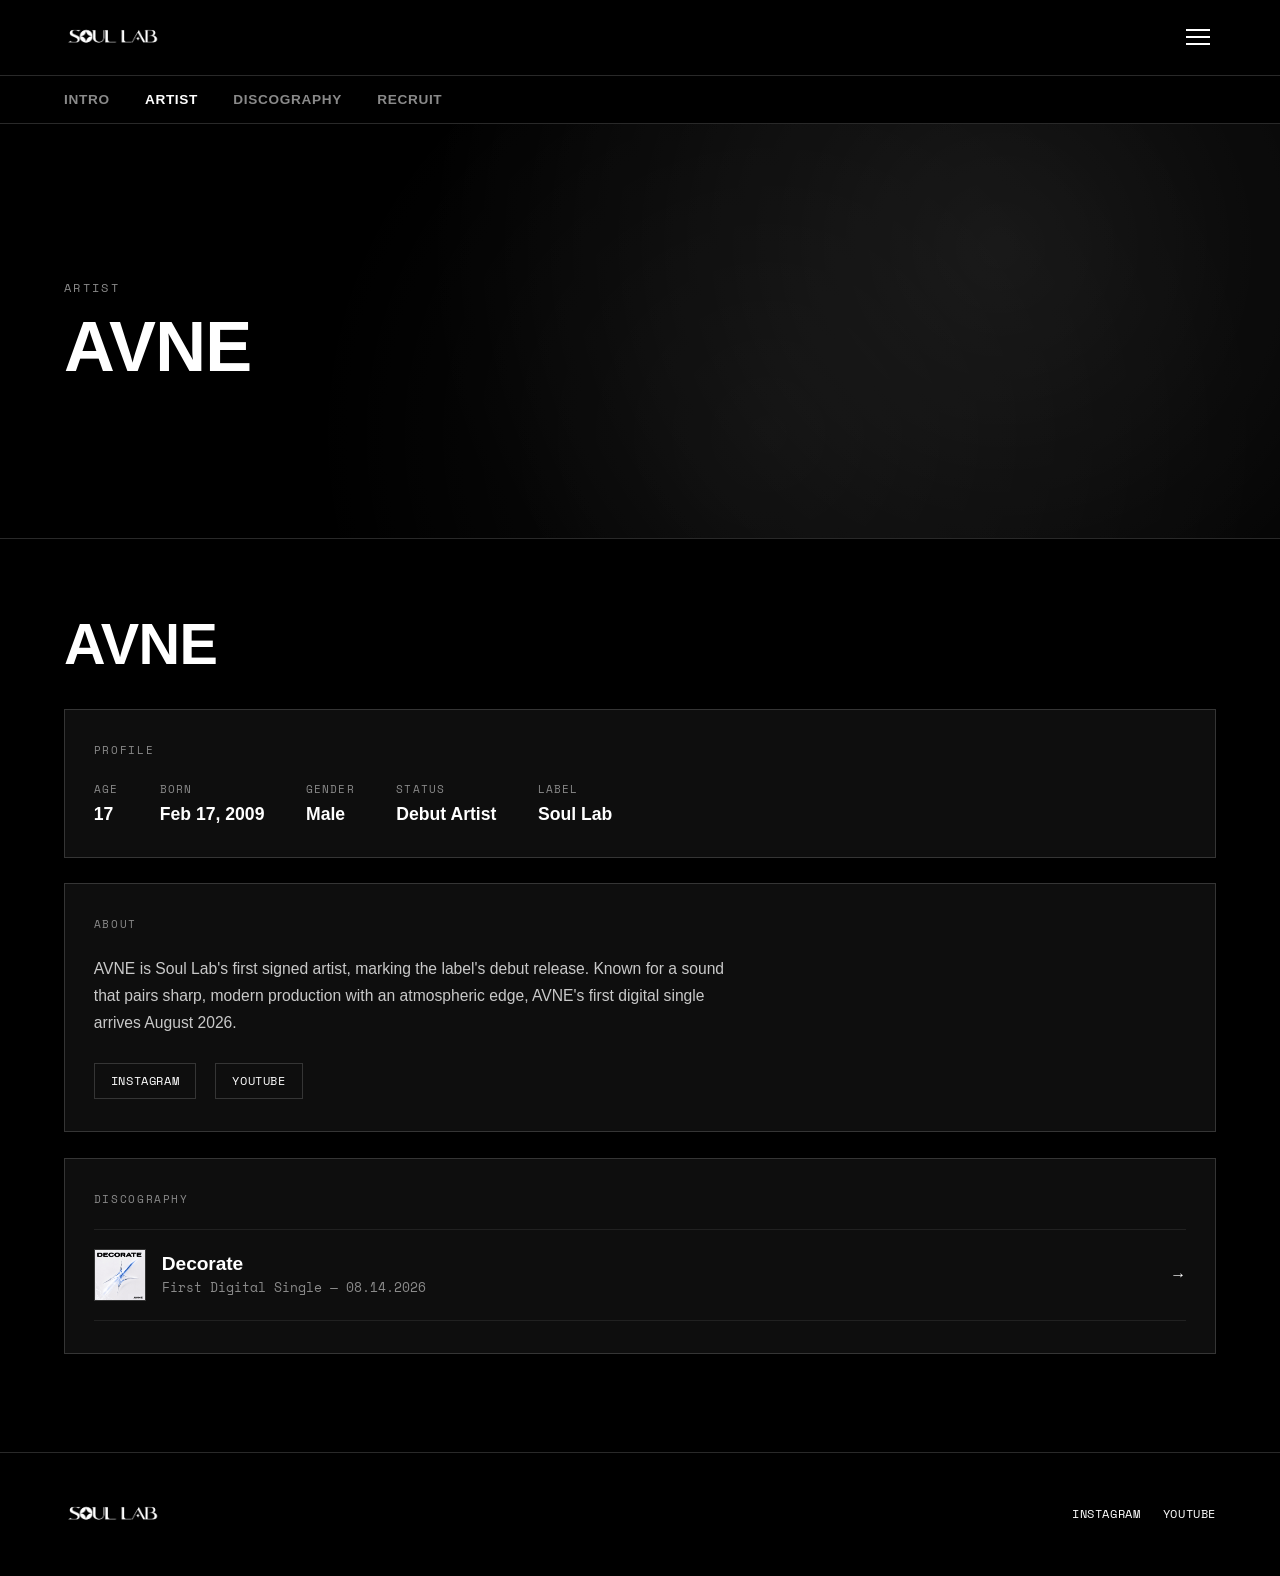
<file: avne.html>
<!DOCTYPE html>
<html lang="en">
<head>
<meta charset="UTF-8">
<meta name="viewport" content="width=device-width, initial-scale=1.0">
<title>AVNE — SOUL LAB</title>
<link rel="preconnect" href="https://fonts.googleapis.com">
<link rel="preconnect" href="https://fonts.gstatic.com" crossorigin>
<link href="https://fonts.googleapis.com/css2?family=Archivo:ital,wght@0,500;0,700;0,900;1,700&family=Italiana&family=Space+Mono:wght@400;700&display=swap" rel="stylesheet">
<style>
:root{
  --ink:#000000;
  --card:#0E0E0E;
  --paper:#FFFFFF;
  --line:rgba(255,255,255,0.16);
  --line-soft:rgba(255,255,255,0.08);
  --line-dark:rgba(0,0,0,0.15);
  --muted:#8A8A8A;
  --font-serif:-apple-system, BlinkMacSystemFont, 'SF Pro Display', 'Helvetica Neue', Helvetica, Arial, sans-serif;
}
*{ margin:0; padding:0; box-sizing:border-box; }
html{ scroll-behavior:smooth; }
body{ background:var(--ink); color:var(--paper); font-family:-apple-system, BlinkMacSystemFont, 'SF Pro Text', 'Helvetica Neue', Helvetica, Arial, sans-serif; }
::selection{ background:var(--paper); color:var(--ink); }
img{ max-width:100%; display:block; }
a{ color:inherit; }

/* ---------- LOGO LOCKUP ---------- */
.brand{ display:flex; align-items:center; gap:0.55rem; text-decoration:none; }
.brand-logo-img{ height:46px; width:auto; }

/* ---------- NAV ---------- */
.topbar{
  position:sticky; top:0; z-index:100;
  background:var(--ink); color:var(--paper);
  display:flex; align-items:center; justify-content:space-between;
  padding:0.9rem 5%;
  border-bottom:1px solid var(--line);
}
.topbar .brand{ color:var(--paper); }
.menu-toggle{
  background:none; border:none; cursor:pointer;
  display:flex; flex-direction:column; gap:5px; padding:0.4rem;
}
.menu-toggle span{ width:24px; height:2px; background:var(--paper); display:block; transition:transform .2s ease, opacity .2s ease; }

.subnav{
  position:sticky; top:53px; z-index:99;
  background:var(--ink);
  display:flex; gap:2.2rem; overflow-x:auto;
  padding:1rem 5%;
  border-bottom:1px solid var(--line);
}
.subnav a{
  color:var(--muted); text-decoration:none; white-space:nowrap;
  font-weight:700; font-size:0.85rem; letter-spacing:0.05em; text-transform:uppercase;
  transition:color 0.2s ease;
}
.subnav a:hover, .subnav a.active{ color:var(--paper); }

/* ---------- FULLSCREEN MENU OVERLAY ---------- */
.nav-overlay{
  position:fixed; inset:0; z-index:300;
  background:var(--ink); color:var(--paper);
  display:flex; flex-direction:column; justify-content:center;
  padding:3rem 8%;
  transform:translateY(-100%);
  transition:transform 0.35s ease;
}
.nav-overlay.open{ transform:translateY(0); }
.nav-close{
  position:absolute; top:1.2rem; right:6%;
  background:none; border:none; color:var(--paper);
  font-size:1.6rem; cursor:pointer; line-height:1;
}
.nav-overlay-links{ display:flex; flex-direction:column; gap:0.4rem; }
.nav-overlay-links a{
  text-decoration:none; color:var(--paper);
  font-family:var(--font-serif); font-style:normal; font-weight:800;
  font-size:clamp(2rem,8vw,3.2rem); letter-spacing:-0.01em;
  padding:0.4rem 0;
  border-bottom:1px solid var(--line-soft);
  transition:opacity 0.2s ease;
}
.nav-overlay-links a:hover{ opacity:0.6; }
.nav-overlay-foot{
  margin-top:2.4rem; display:flex; gap:1.6rem;
}
.nav-overlay-foot a{
  color:var(--muted); text-decoration:none;
  font-family:'Space Mono', monospace; font-size:0.75rem;
  letter-spacing:0.06em; text-transform:uppercase;
}

/* ---------- HERO ---------- */
.hero{
  position:relative; min-height:46vh;
  display:flex; flex-direction:column; justify-content:center;
  padding:3rem 5%;
  overflow:hidden;
  background:var(--ink);
}
.hero.tall{ min-height:58vh; }
.hero-shape{
  position:absolute; inset:0; opacity:0.85;
  background:
    radial-gradient(circle at 78% 30%, rgba(255,255,255,0.10) 0%, transparent 55%),
    radial-gradient(circle at 60% 75%, rgba(255,255,255,0.05) 0%, transparent 60%);
}
.hero-content{ position:relative; z-index:2; max-width:720px; }
.eyebrow{
  font-family:'Space Mono', monospace; font-size:0.72rem;
  letter-spacing:0.2em; text-transform:uppercase; color:var(--muted);
  margin-bottom:1rem; display:block;
}
.hero h1{
  font-size:clamp(2.4rem, 8vw, 4.4rem);
  font-weight:900; line-height:1; letter-spacing:-0.01em;
  text-transform:uppercase;
}
.hero p{
  margin-top:1.4rem; max-width:480px; color:#B9B9B9;
  font-size:1rem; line-height:1.6; font-weight:500;
}

/* ---------- SECTION BASE ---------- */
section{ padding:4.5rem 5%; position:relative; }
.label{
  font-family:'Space Mono', monospace; font-size:0.72rem;
  letter-spacing:0.2em; text-transform:uppercase; color:var(--muted);
  margin-bottom:1rem; display:block;
}
.sec-title{
  font-size:clamp(2rem, 5vw, 3rem); font-weight:900;
  text-transform:uppercase; line-height:1.05; margin-bottom:2.5rem;
}

/* ---------- CARD ---------- */
.card{
  background:var(--card); border:1px solid var(--line);
  padding:2rem 1.8rem; margin-bottom:1.6rem;
}
.card .card-label{
  font-family:'Space Mono', monospace; font-size:0.68rem; color:var(--muted);
  letter-spacing:0.15em; text-transform:uppercase; margin-bottom:1.4rem; display:block;
}

/* ---------- ARTIST ---------- */
.artist-section{ background:var(--ink); border-top:1px solid var(--line); }
.artist-name{
  font-family:var(--font-serif); font-weight:800; font-style:normal;
  font-size:clamp(2.2rem,6.5vw,3.6rem); letter-spacing:-0.01em; margin-bottom:2rem;
}
.artist-meta{ display:flex; gap:2.6rem; flex-wrap:wrap; }
.meta-item .k{ font-family:'Space Mono', monospace; font-size:0.7rem; color:var(--muted); text-transform:uppercase; letter-spacing:0.1em; display:block; margin-bottom:0.4rem; }
.meta-item .v{ font-size:1.1rem; font-weight:700; }
.artist-bio{ max-width:640px; color:#C9C9C9; line-height:1.75; font-size:0.98rem; font-weight:500; }
.artist-socials{ display:flex; gap:1.2rem; margin-top:1.6rem; }
.artist-socials a{
  text-decoration:none; color:var(--paper);
  font-family:'Space Mono', monospace; font-size:0.75rem;
  letter-spacing:0.05em; text-transform:uppercase;
  border:1px solid var(--line); padding:0.55rem 1rem;
  transition:border-color 0.2s ease, opacity 0.2s ease;
}
.artist-socials a:hover{ border-color:var(--paper); opacity:0.7; }
.works-list{ display:flex; flex-direction:column; gap:0; }
.work-row{
  display:flex; align-items:center; gap:1rem;
  padding:1.2rem 0; border-bottom:1px solid var(--line-soft);
  text-decoration:none; color:var(--paper);
}
.work-row:first-child{ border-top:1px solid var(--line-soft); }
.work-row .wt{ font-family:var(--font-serif); font-style:normal; font-weight:700; font-size:1.2rem; letter-spacing:-0.005em; }
.work-row .wd{ color:var(--muted); font-family:'Space Mono', monospace; font-size:0.8rem; }
.work-row .arrow{ margin-left:auto; transition:transform 0.2s ease; }
.work-row:hover .arrow{ transform:translateX(6px); }

/* ---------- DISCOGRAPHY ---------- */
.discog{ background:var(--ink); color:var(--paper); }
.featured-release{ margin-bottom:4rem; }
.release-grid{
  display:grid; grid-template-columns:1fr 1fr; gap:2.4rem; align-items:start;
}
.release-art{ border:1px solid var(--line); }
.release-info .tag{
  display:inline-block; font-family:'Space Mono', monospace; font-size:0.72rem;
  letter-spacing:0.1em; text-transform:uppercase; color:var(--paper);
  border:1px solid var(--paper); padding:0.3rem 0.7rem; margin-bottom:1.2rem;
}
.release-info h3{
  font-family:var(--font-serif); font-style:normal; font-weight:800;
  font-size:clamp(1.8rem,4.5vw,2.7rem); letter-spacing:-0.01em; line-height:1.05; margin-bottom:0.8rem;
}
.release-info .date{ font-family:'Space Mono', monospace; font-size:0.95rem; color:var(--muted); margin-bottom:1.4rem; }
.release-info p{ color:#C9C9C9; line-height:1.7; font-size:0.95rem; margin-bottom:2rem; }

/* ---------- ALL RELEASES GRID (cover-art only) ---------- */
.all-releases{ border-top:1px solid var(--line); padding-top:3rem; }
.all-releases .label{ margin-bottom:2rem; }
.rel-grid{ display:grid; grid-template-columns:repeat(2, 1fr); gap:1.2rem; }
.rel-tile{
  text-decoration:none; color:var(--paper);
  display:block; position:relative;
}
.rel-tile img{ aspect-ratio:1/1; object-fit:cover; border:1px solid var(--line); }
.rel-tile.upcoming{
  display:flex; align-items:center; justify-content:center;
  aspect-ratio:1/1; border:1px dashed var(--line);
  font-family:'Space Mono', monospace; font-size:0.72rem;
  color:var(--muted); text-transform:uppercase; letter-spacing:0.08em; text-align:center;
}
.artist-tile{
  display:flex; align-items:center; justify-content:center;
  aspect-ratio:1/1; background:var(--card); border:1px solid var(--line);
  transition:background 0.2s ease; padding:2rem;
}
.artist-tile:hover{ background:#1A1A1A; }
.artist-tile img.at-logo{ width:100%; height:auto; }

/* work-row thumbnail */
.work-row .w-thumb{ width:52px; height:52px; object-fit:cover; border:1px solid var(--line); flex:0 0 auto; }
.work-row .w-text{ display:flex; flex-direction:column; gap:0.2rem; }

/* ---------- RELEASE DETAIL PAGE ---------- */
.release-detail{ text-align:center; padding-top:3.5rem; }
.release-detail .label{ text-align:center; }
.release-detail-cover{
  max-width:440px; margin:1.6rem auto 2.4rem; border:1px solid var(--line);
}
.release-detail h1.rd-title{
  font-family:var(--font-serif); font-style:normal; font-weight:800;
  font-size:clamp(2.4rem,8vw,3.8rem); letter-spacing:-0.01em; margin-bottom:0.4rem;
}
.release-detail .rd-date{
  font-family:'Space Mono', monospace; font-size:0.85rem; color:var(--muted); margin-bottom:2.4rem;
}
.status-block{
  max-width:520px; margin:0 auto; text-align:left;
  border:1px solid var(--line); padding:2rem 1.8rem;
}
.status-block .st-label{
  font-family:'Space Mono', monospace; font-size:0.68rem; color:var(--muted);
  letter-spacing:0.15em; text-transform:uppercase; margin-bottom:1rem; display:block;
}
.status-block p{ color:#C9C9C9; line-height:1.6; font-size:0.95rem; margin-bottom:1.6rem; }
.stream-links{ display:flex; gap:0.8rem; flex-wrap:wrap; margin-bottom:1.6rem; }
.stream-links a{
  text-decoration:none; color:var(--paper); border:1px solid var(--line);
  font-family:'Space Mono', monospace; font-size:0.75rem; letter-spacing:0.05em;
  text-transform:uppercase; padding:0.65rem 1rem; flex:1 1 auto; text-align:center;
  transition:border-color 0.2s ease, opacity 0.2s ease;
}
.stream-links a:hover{ border-color:var(--paper); opacity:0.75; }
.buy-btn{
  width:100%; background:var(--paper); color:var(--ink); border:1px solid var(--paper);
  font-family:'Space Mono', monospace; font-size:0.82rem; font-weight:700;
  letter-spacing:0.06em; text-transform:uppercase; padding:1rem; cursor:pointer;
  transition:background 0.2s ease, color 0.2s ease;
}
.buy-btn:hover{ background:transparent; color:var(--paper); }

/* ---------- BUY MODAL ---------- */
.buy-overlay{
  position:fixed; inset:0; z-index:400; background:rgba(0,0,0,0.85);
  display:flex; align-items:center; justify-content:center;
  padding:6%; opacity:0; pointer-events:none; transition:opacity 0.25s ease;
}
.buy-overlay.open{ opacity:1; pointer-events:auto; }
.buy-modal{
  background:var(--ink); border:1px solid var(--line);
  padding:2.2rem 1.8rem; max-width:420px; width:100%; position:relative;
}
.buy-close{
  position:absolute; top:1rem; right:1rem; background:none; border:none;
  color:var(--paper); font-size:1.2rem; cursor:pointer;
}
.buy-modal h3{
  font-family:var(--font-serif); font-style:normal; font-weight:800;
  font-size:1.5rem; margin-bottom:0.8rem;
}
.buy-modal p{ color:#C9C9C9; font-size:0.9rem; line-height:1.6; margin-bottom:1.4rem; }
.buy-modal input[type=email]{
  width:100%; background:transparent; border:none; border-bottom:1px solid var(--line);
  color:var(--paper); font-family:var(--font-serif); font-size:1rem;
  padding:0.6rem 0.1rem; outline:none; margin-bottom:1.4rem;
}
.buy-modal input[type=email]:focus{ border-bottom-color:var(--paper); }

/* ---------- CUSTOM AUDIO PLAYER ---------- */
.track-list{ margin-top:0.4rem; }
.track-row{
  border-top:1px solid var(--line-soft);
  padding:1.6rem 0;
}
.track-row:last-child{ border-bottom:1px solid var(--line-soft); }
.track-head{ display:flex; justify-content:space-between; align-items:baseline; gap:1rem; flex-wrap:wrap; margin-bottom:0.3rem; }
.track-head .tname{ font-family:var(--font-serif); font-style:normal; font-weight:700; font-size:1.25rem; letter-spacing:-0.005em; }
.track-head .tlen{ font-family:'Space Mono', monospace; font-size:0.8rem; color:var(--muted); }
.preview-tag{
  font-family:'Space Mono', monospace; font-size:0.66rem;
  color:var(--muted); letter-spacing:0.08em; text-transform:uppercase;
  display:block; margin-bottom:0.9rem;
}
.player{
  display:flex; align-items:center; gap:1rem;
  background:var(--ink); border:1px solid var(--line); padding:0.7rem 1rem;
}
.play-btn{
  flex:0 0 auto; width:38px; height:38px; border-radius:50%;
  background:var(--paper); border:none; cursor:pointer;
  display:flex; align-items:center; justify-content:center;
  color:var(--ink); font-size:0.9rem;
  transition:transform 0.15s ease;
}
.play-btn:hover{ transform:scale(1.06); }
.p-track{
  flex:1 1 auto; height:3px; background:rgba(255,255,255,0.18);
  position:relative; cursor:pointer; border-radius:2px;
}
.p-fill{
  position:absolute; top:0; left:0; height:100%; width:0%;
  background:var(--paper); border-radius:2px;
}
.p-time{
  flex:0 0 auto; font-family:'Space Mono', monospace; font-size:0.72rem;
  color:var(--muted); min-width:76px; text-align:right;
}

/* ---------- RECRUIT ---------- */
.recruit{ background:var(--ink); border-top:1px solid var(--line); }
.recruit p.lead{ max-width:560px; color:#C9C9C9; line-height:1.7; font-size:1rem; }
.roles-row{ display:grid; grid-template-columns:repeat(3,1fr); gap:1px; background:var(--line); border:1px solid var(--line); margin-bottom:3rem; }
.role-cell{ background:var(--card); padding:2rem 1.6rem; }
.role-cell .n{ font-family:'Space Mono', monospace; font-size:0.75rem; color:var(--muted); }
.role-cell h4{ font-size:1.15rem; font-weight:900; text-transform:uppercase; margin:0.7rem 0 0.5rem; }
.role-cell p{ font-size:0.85rem; color:var(--muted); line-height:1.5; }

/* ---------- FORM ---------- */
.apply-form{ max-width:560px; display:flex; flex-direction:column; gap:1.3rem; }
.field{ display:flex; flex-direction:column; gap:0.5rem; }
.field label{
  font-family:'Space Mono', monospace; font-size:0.7rem;
  letter-spacing:0.1em; text-transform:uppercase; color:var(--muted);
}
.field input, .field select, .field textarea{
  background:transparent; border:none; border-bottom:1px solid var(--line);
  color:var(--paper); font-family:var(--font-serif); font-size:1rem;
  padding:0.6rem 0.1rem; outline:none;
}
.field input[type=file]{ padding-top:0.9rem; font-size:0.85rem; }
.field select option{ background:var(--ink); }
.field input:focus, .field select:focus, .field textarea:focus{ border-bottom-color:var(--paper); }
textarea{ resize:vertical; min-height:90px; }
.submit-btn{
  align-self:flex-start; margin-top:0.6rem;
  background:var(--paper); color:var(--ink); border:1px solid var(--paper);
  font-family:'Space Mono', monospace; font-size:0.8rem; font-weight:700;
  letter-spacing:0.06em; text-transform:uppercase; padding:1rem 1.8rem; cursor:pointer;
  transition:background 0.2s ease, color 0.2s ease;
}
.submit-btn:hover{ background:transparent; color:var(--paper); }
.form-note{ font-family:'Space Mono', monospace; font-size:0.75rem; color:var(--muted); margin-top:1rem; }

/* ---------- FOOTER ---------- */
footer{
  background:var(--ink); color:var(--paper);
  padding:2.4rem 5%;
  display:flex; justify-content:space-between; align-items:center; flex-wrap:wrap; gap:1.2rem;
  border-top:1px solid var(--line);
}
footer .brand{ color:var(--paper); }
.social-links{ display:flex; gap:1.4rem; }
.social-links a{
  text-decoration:none; color:var(--paper);
  font-family:'Space Mono', monospace; font-size:0.75rem;
  letter-spacing:0.05em; text-transform:uppercase;
  border-bottom:1px solid transparent;
}
.social-links a:hover{ border-bottom-color:var(--paper); }

@media (max-width:800px){
  .release-grid{ grid-template-columns:1fr; }
  .rel-grid{ grid-template-columns:repeat(2,1fr); }
  .roles-row{ grid-template-columns:1fr; }
  .artist-meta{ gap:1.6rem; }
}

</style>
</head>
<body>

<div class="topbar">
  <a class="brand" href="index.html">
    <img class="brand-logo-img" src="[data-uri]" alt="Soul Lab Records">
  </a>
  <button class="menu-toggle" id="menuToggle" aria-label="Open menu"><span></span><span></span><span></span></button>
</div>
<nav class="subnav">
  <a href="index.html">Intro</a>
  <a href="artist.html" class="active">Artist</a>
  <a href="discography.html">Discography</a>
  <a href="recruit.html">Recruit</a>
</nav>

<div class="nav-overlay" id="navOverlay">
  <button class="nav-close" id="navClose" aria-label="Close menu">✕</button>
  <nav class="nav-overlay-links">
    <a href="index.html">Intro</a>
    <a href="artist.html">Artist</a>
    <a href="discography.html">Discography</a>
    <a href="recruit.html">Recruit</a>
  </nav>
  <div class="nav-overlay-foot">
    <a href="https://www.instagram.com/soulnlab?igsh=MTBuYnR4dWJrNDNveA==" target="_blank" rel="noopener">Instagram</a>
    <a href="https://youtube.com/@soul-lab-music?si=aJP-hzuOxE4rpQFX" target="_blank" rel="noopener">YouTube</a>
  </div>
</div>

<section class="hero">
  <div class="hero-shape"></div>
  <div class="hero-content">
    <span class="eyebrow">Artist</span>
    <h1>AVNE</h1>
  </div>
</section>

<section class="artist-section">
  <div class="artist-name">AVNE</div>

  <div class="card">
    <span class="card-label">Profile</span>
    <div class="artist-meta">
      <div class="meta-item"><span class="k">Age</span><span class="v">17</span></div>
      <div class="meta-item"><span class="k">Born</span><span class="v">Feb 17, 2009</span></div>
      <div class="meta-item"><span class="k">Gender</span><span class="v">Male</span></div>
      <div class="meta-item"><span class="k">Status</span><span class="v">Debut Artist</span></div>
      <div class="meta-item"><span class="k">Label</span><span class="v">Soul Lab</span></div>
    </div>
  </div>

  <div class="card">
    <span class="card-label">About</span>
    <p class="artist-bio">AVNE is Soul Lab's first signed artist, marking the label's debut release. Known for a sound that pairs sharp, modern production with an atmospheric edge, AVNE's first digital single arrives August 2026.</p>
    <div class="artist-socials">
      <a href="https://www.instagram.com/avne.world?igsh=MWFrajVkZXk2dXdoMg==" target="_blank" rel="noopener">Instagram</a>
      <a href="https://youtube.com/@avne?si=gys1Kh4G81hvn44U" target="_blank" rel="noopener">YouTube</a>
    </div>
  </div>

  <div class="card">
    <span class="card-label">Discography</span>
    <div class="works-list">
      <a class="work-row" href="decorate.html">
        <img class="w-thumb" src="decorate-cover.jpg" alt="Decorate cover art">
        <span class="w-text">
          <span class="wt">Decorate</span>
          <span class="wd">First Digital Single — 08.14.2026</span>
        </span>
        <span class="arrow">→</span>
      </a>
    </div>
  </div>
</section>

<footer>
  <a class="brand" href="index.html">
    <img class="brand-logo-img" src="[data-uri]" alt="Soul Lab Records">
  </a>
  <div class="social-links">
    <a href="https://www.instagram.com/soulnlab?igsh=MTBuYnR4dWJrNDNveA==" target="_blank" rel="noopener">Instagram</a>
    <a href="https://youtube.com/@soul-lab-music?si=aJP-hzuOxE4rpQFX" target="_blank" rel="noopener">YouTube</a>
  </div>
</footer>

<script>
  const toggle = document.getElementById('menuToggle');
  const overlay = document.getElementById('navOverlay');
  const closeBtn = document.getElementById('navClose');
  toggle.addEventListener('click', () => overlay.classList.add('open'));
  closeBtn.addEventListener('click', () => overlay.classList.remove('open'));
  overlay.querySelectorAll('a').forEach(a => a.addEventListener('click', () => overlay.classList.remove('open')));
</script>

</body>
</html>
</file>
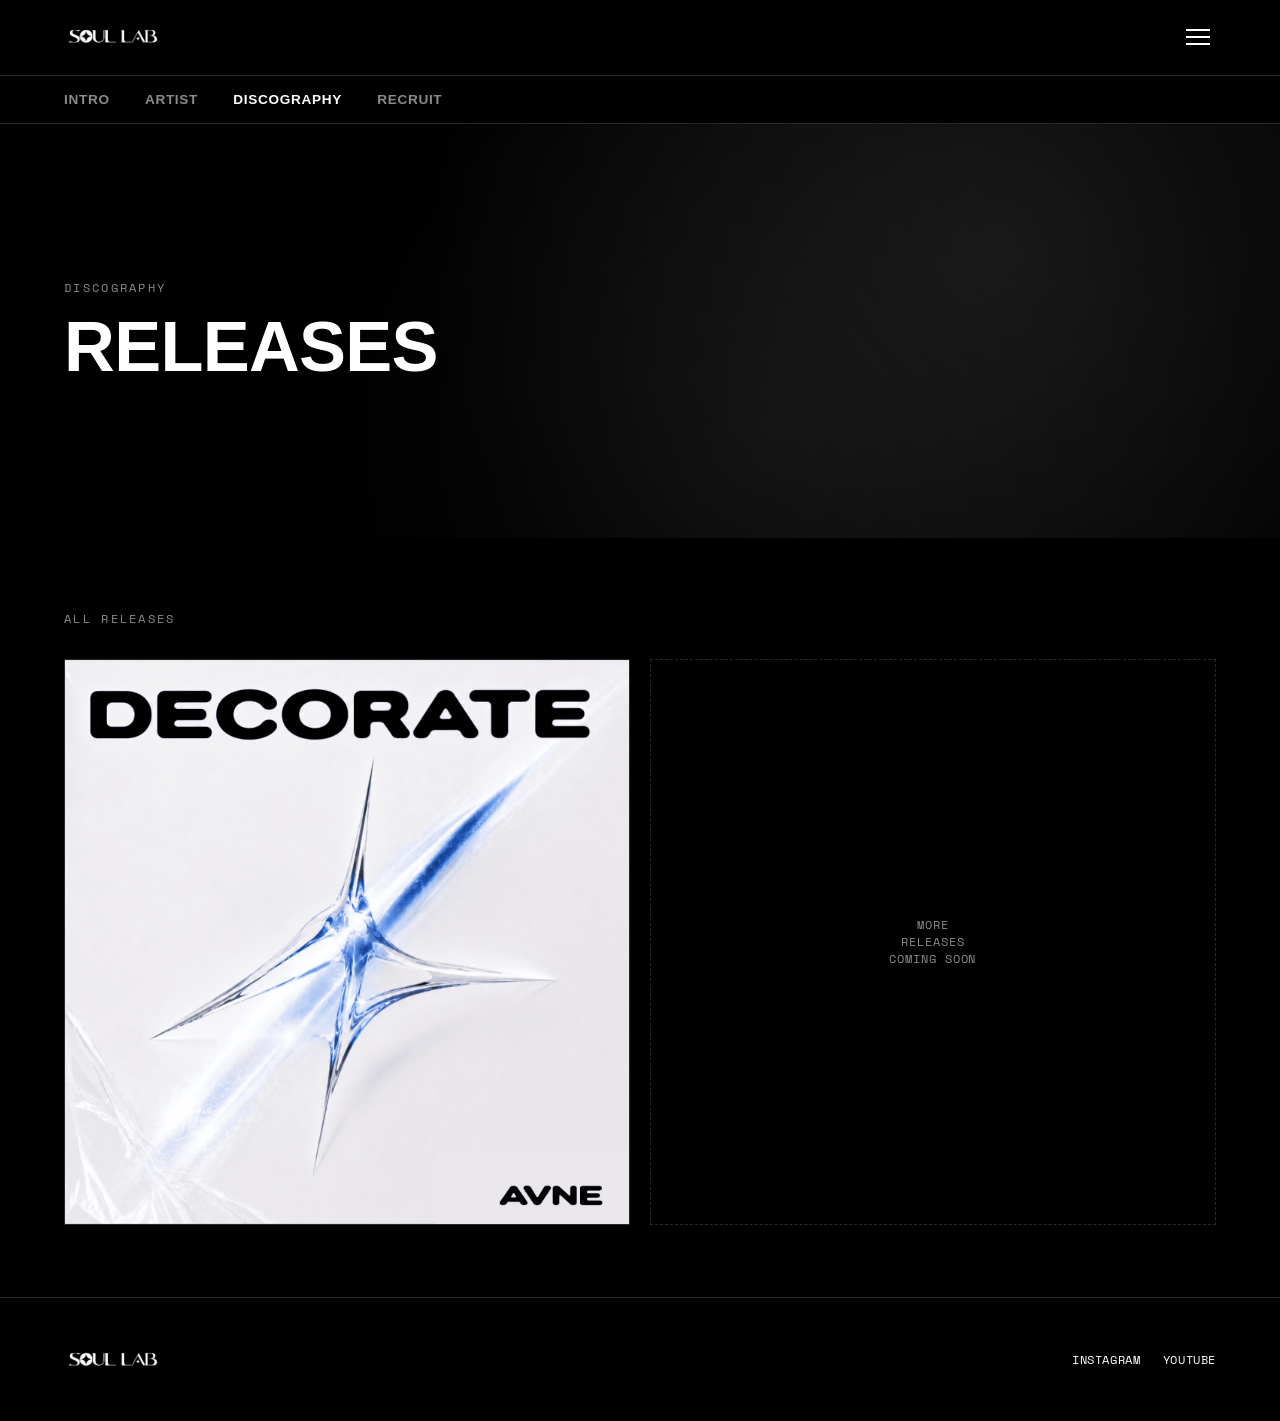
<file: discography.html>
<!DOCTYPE html>
<html lang="en">
<head>
<meta charset="UTF-8">
<meta name="viewport" content="width=device-width, initial-scale=1.0">
<title>Discography — SOUL LAB</title>
<link rel="preconnect" href="https://fonts.googleapis.com">
<link rel="preconnect" href="https://fonts.gstatic.com" crossorigin>
<link href="https://fonts.googleapis.com/css2?family=Archivo:ital,wght@0,500;0,700;0,900;1,700&family=Italiana&family=Space+Mono:wght@400;700&display=swap" rel="stylesheet">
<style>
:root{
  --ink:#000000;
  --card:#0E0E0E;
  --paper:#FFFFFF;
  --line:rgba(255,255,255,0.16);
  --line-soft:rgba(255,255,255,0.08);
  --line-dark:rgba(0,0,0,0.15);
  --muted:#8A8A8A;
  --font-serif:-apple-system, BlinkMacSystemFont, 'SF Pro Display', 'Helvetica Neue', Helvetica, Arial, sans-serif;
}
*{ margin:0; padding:0; box-sizing:border-box; }
html{ scroll-behavior:smooth; }
body{ background:var(--ink); color:var(--paper); font-family:-apple-system, BlinkMacSystemFont, 'SF Pro Text', 'Helvetica Neue', Helvetica, Arial, sans-serif; }
::selection{ background:var(--paper); color:var(--ink); }
img{ max-width:100%; display:block; }
a{ color:inherit; }

/* ---------- LOGO LOCKUP ---------- */
.brand{ display:flex; align-items:center; gap:0.55rem; text-decoration:none; }
.brand-logo-img{ height:46px; width:auto; }

/* ---------- NAV ---------- */
.topbar{
  position:sticky; top:0; z-index:100;
  background:var(--ink); color:var(--paper);
  display:flex; align-items:center; justify-content:space-between;
  padding:0.9rem 5%;
  border-bottom:1px solid var(--line);
}
.topbar .brand{ color:var(--paper); }
.menu-toggle{
  background:none; border:none; cursor:pointer;
  display:flex; flex-direction:column; gap:5px; padding:0.4rem;
}
.menu-toggle span{ width:24px; height:2px; background:var(--paper); display:block; transition:transform .2s ease, opacity .2s ease; }

.subnav{
  position:sticky; top:53px; z-index:99;
  background:var(--ink);
  display:flex; gap:2.2rem; overflow-x:auto;
  padding:1rem 5%;
  border-bottom:1px solid var(--line);
}
.subnav a{
  color:var(--muted); text-decoration:none; white-space:nowrap;
  font-weight:700; font-size:0.85rem; letter-spacing:0.05em; text-transform:uppercase;
  transition:color 0.2s ease;
}
.subnav a:hover, .subnav a.active{ color:var(--paper); }

/* ---------- FULLSCREEN MENU OVERLAY ---------- */
.nav-overlay{
  position:fixed; inset:0; z-index:300;
  background:var(--ink); color:var(--paper);
  display:flex; flex-direction:column; justify-content:center;
  padding:3rem 8%;
  transform:translateY(-100%);
  transition:transform 0.35s ease;
}
.nav-overlay.open{ transform:translateY(0); }
.nav-close{
  position:absolute; top:1.2rem; right:6%;
  background:none; border:none; color:var(--paper);
  font-size:1.6rem; cursor:pointer; line-height:1;
}
.nav-overlay-links{ display:flex; flex-direction:column; gap:0.4rem; }
.nav-overlay-links a{
  text-decoration:none; color:var(--paper);
  font-family:var(--font-serif); font-style:normal; font-weight:800;
  font-size:clamp(2rem,8vw,3.2rem); letter-spacing:-0.01em;
  padding:0.4rem 0;
  border-bottom:1px solid var(--line-soft);
  transition:opacity 0.2s ease;
}
.nav-overlay-links a:hover{ opacity:0.6; }
.nav-overlay-foot{
  margin-top:2.4rem; display:flex; gap:1.6rem;
}
.nav-overlay-foot a{
  color:var(--muted); text-decoration:none;
  font-family:'Space Mono', monospace; font-size:0.75rem;
  letter-spacing:0.06em; text-transform:uppercase;
}

/* ---------- HERO ---------- */
.hero{
  position:relative; min-height:46vh;
  display:flex; flex-direction:column; justify-content:center;
  padding:3rem 5%;
  overflow:hidden;
  background:var(--ink);
}
.hero.tall{ min-height:58vh; }
.hero-shape{
  position:absolute; inset:0; opacity:0.85;
  background:
    radial-gradient(circle at 78% 30%, rgba(255,255,255,0.10) 0%, transparent 55%),
    radial-gradient(circle at 60% 75%, rgba(255,255,255,0.05) 0%, transparent 60%);
}
.hero-content{ position:relative; z-index:2; max-width:720px; }
.eyebrow{
  font-family:'Space Mono', monospace; font-size:0.72rem;
  letter-spacing:0.2em; text-transform:uppercase; color:var(--muted);
  margin-bottom:1rem; display:block;
}
.hero h1{
  font-size:clamp(2.4rem, 8vw, 4.4rem);
  font-weight:900; line-height:1; letter-spacing:-0.01em;
  text-transform:uppercase;
}
.hero p{
  margin-top:1.4rem; max-width:480px; color:#B9B9B9;
  font-size:1rem; line-height:1.6; font-weight:500;
}

/* ---------- SECTION BASE ---------- */
section{ padding:4.5rem 5%; position:relative; }
.label{
  font-family:'Space Mono', monospace; font-size:0.72rem;
  letter-spacing:0.2em; text-transform:uppercase; color:var(--muted);
  margin-bottom:1rem; display:block;
}
.sec-title{
  font-size:clamp(2rem, 5vw, 3rem); font-weight:900;
  text-transform:uppercase; line-height:1.05; margin-bottom:2.5rem;
}

/* ---------- CARD ---------- */
.card{
  background:var(--card); border:1px solid var(--line);
  padding:2rem 1.8rem; margin-bottom:1.6rem;
}
.card .card-label{
  font-family:'Space Mono', monospace; font-size:0.68rem; color:var(--muted);
  letter-spacing:0.15em; text-transform:uppercase; margin-bottom:1.4rem; display:block;
}

/* ---------- ARTIST ---------- */
.artist-section{ background:var(--ink); border-top:1px solid var(--line); }
.artist-name{
  font-family:var(--font-serif); font-weight:800; font-style:normal;
  font-size:clamp(2.2rem,6.5vw,3.6rem); letter-spacing:-0.01em; margin-bottom:2rem;
}
.artist-meta{ display:flex; gap:2.6rem; flex-wrap:wrap; }
.meta-item .k{ font-family:'Space Mono', monospace; font-size:0.7rem; color:var(--muted); text-transform:uppercase; letter-spacing:0.1em; display:block; margin-bottom:0.4rem; }
.meta-item .v{ font-size:1.1rem; font-weight:700; }
.artist-bio{ max-width:640px; color:#C9C9C9; line-height:1.75; font-size:0.98rem; font-weight:500; }
.artist-socials{ display:flex; gap:1.2rem; margin-top:1.6rem; }
.artist-socials a{
  text-decoration:none; color:var(--paper);
  font-family:'Space Mono', monospace; font-size:0.75rem;
  letter-spacing:0.05em; text-transform:uppercase;
  border:1px solid var(--line); padding:0.55rem 1rem;
  transition:border-color 0.2s ease, opacity 0.2s ease;
}
.artist-socials a:hover{ border-color:var(--paper); opacity:0.7; }
.works-list{ display:flex; flex-direction:column; gap:0; }
.work-row{
  display:flex; align-items:center; gap:1rem;
  padding:1.2rem 0; border-bottom:1px solid var(--line-soft);
  text-decoration:none; color:var(--paper);
}
.work-row:first-child{ border-top:1px solid var(--line-soft); }
.work-row .wt{ font-family:var(--font-serif); font-style:normal; font-weight:700; font-size:1.2rem; letter-spacing:-0.005em; }
.work-row .wd{ color:var(--muted); font-family:'Space Mono', monospace; font-size:0.8rem; }
.work-row .arrow{ margin-left:auto; transition:transform 0.2s ease; }
.work-row:hover .arrow{ transform:translateX(6px); }

/* ---------- DISCOGRAPHY ---------- */
.discog{ background:var(--ink); color:var(--paper); }
.featured-release{ margin-bottom:4rem; }
.release-grid{
  display:grid; grid-template-columns:1fr 1fr; gap:2.4rem; align-items:start;
}
.release-art{ border:1px solid var(--line); }
.release-info .tag{
  display:inline-block; font-family:'Space Mono', monospace; font-size:0.72rem;
  letter-spacing:0.1em; text-transform:uppercase; color:var(--paper);
  border:1px solid var(--paper); padding:0.3rem 0.7rem; margin-bottom:1.2rem;
}
.release-info h3{
  font-family:var(--font-serif); font-style:normal; font-weight:800;
  font-size:clamp(1.8rem,4.5vw,2.7rem); letter-spacing:-0.01em; line-height:1.05; margin-bottom:0.8rem;
}
.release-info .date{ font-family:'Space Mono', monospace; font-size:0.95rem; color:var(--muted); margin-bottom:1.4rem; }
.release-info p{ color:#C9C9C9; line-height:1.7; font-size:0.95rem; margin-bottom:2rem; }

/* ---------- ALL RELEASES GRID (cover-art only) ---------- */
.all-releases{ border-top:1px solid var(--line); padding-top:3rem; }
.all-releases .label{ margin-bottom:2rem; }
.rel-grid{ display:grid; grid-template-columns:repeat(2, 1fr); gap:1.2rem; }
.rel-tile{
  text-decoration:none; color:var(--paper);
  display:block; position:relative;
}
.rel-tile img{ aspect-ratio:1/1; object-fit:cover; border:1px solid var(--line); }
.rel-tile.upcoming{
  display:flex; align-items:center; justify-content:center;
  aspect-ratio:1/1; border:1px dashed var(--line);
  font-family:'Space Mono', monospace; font-size:0.72rem;
  color:var(--muted); text-transform:uppercase; letter-spacing:0.08em; text-align:center;
}
.artist-tile{
  display:flex; align-items:center; justify-content:center;
  aspect-ratio:1/1; background:var(--card); border:1px solid var(--line);
  transition:background 0.2s ease; padding:2rem;
}
.artist-tile:hover{ background:#1A1A1A; }
.artist-tile img.at-logo{ width:100%; height:auto; }

/* work-row thumbnail */
.work-row .w-thumb{ width:52px; height:52px; object-fit:cover; border:1px solid var(--line); flex:0 0 auto; }
.work-row .w-text{ display:flex; flex-direction:column; gap:0.2rem; }

/* ---------- RELEASE DETAIL PAGE ---------- */
.release-detail{ text-align:center; padding-top:3.5rem; }
.release-detail .label{ text-align:center; }
.release-detail-cover{
  max-width:440px; margin:1.6rem auto 2.4rem; border:1px solid var(--line);
}
.release-detail h1.rd-title{
  font-family:var(--font-serif); font-style:normal; font-weight:800;
  font-size:clamp(2.4rem,8vw,3.8rem); letter-spacing:-0.01em; margin-bottom:0.4rem;
}
.release-detail .rd-date{
  font-family:'Space Mono', monospace; font-size:0.85rem; color:var(--muted); margin-bottom:2.4rem;
}
.status-block{
  max-width:520px; margin:0 auto; text-align:left;
  border:1px solid var(--line); padding:2rem 1.8rem;
}
.status-block .st-label{
  font-family:'Space Mono', monospace; font-size:0.68rem; color:var(--muted);
  letter-spacing:0.15em; text-transform:uppercase; margin-bottom:1rem; display:block;
}
.status-block p{ color:#C9C9C9; line-height:1.6; font-size:0.95rem; margin-bottom:1.6rem; }
.stream-links{ display:flex; gap:0.8rem; flex-wrap:wrap; margin-bottom:1.6rem; }
.stream-links a{
  text-decoration:none; color:var(--paper); border:1px solid var(--line);
  font-family:'Space Mono', monospace; font-size:0.75rem; letter-spacing:0.05em;
  text-transform:uppercase; padding:0.65rem 1rem; flex:1 1 auto; text-align:center;
  transition:border-color 0.2s ease, opacity 0.2s ease;
}
.stream-links a:hover{ border-color:var(--paper); opacity:0.75; }
.buy-btn{
  width:100%; background:var(--paper); color:var(--ink); border:1px solid var(--paper);
  font-family:'Space Mono', monospace; font-size:0.82rem; font-weight:700;
  letter-spacing:0.06em; text-transform:uppercase; padding:1rem; cursor:pointer;
  transition:background 0.2s ease, color 0.2s ease;
}
.buy-btn:hover{ background:transparent; color:var(--paper); }

/* ---------- BUY MODAL ---------- */
.buy-overlay{
  position:fixed; inset:0; z-index:400; background:rgba(0,0,0,0.85);
  display:flex; align-items:center; justify-content:center;
  padding:6%; opacity:0; pointer-events:none; transition:opacity 0.25s ease;
}
.buy-overlay.open{ opacity:1; pointer-events:auto; }
.buy-modal{
  background:var(--ink); border:1px solid var(--line);
  padding:2.2rem 1.8rem; max-width:420px; width:100%; position:relative;
}
.buy-close{
  position:absolute; top:1rem; right:1rem; background:none; border:none;
  color:var(--paper); font-size:1.2rem; cursor:pointer;
}
.buy-modal h3{
  font-family:var(--font-serif); font-style:normal; font-weight:800;
  font-size:1.5rem; margin-bottom:0.8rem;
}
.buy-modal p{ color:#C9C9C9; font-size:0.9rem; line-height:1.6; margin-bottom:1.4rem; }
.buy-modal input[type=email]{
  width:100%; background:transparent; border:none; border-bottom:1px solid var(--line);
  color:var(--paper); font-family:var(--font-serif); font-size:1rem;
  padding:0.6rem 0.1rem; outline:none; margin-bottom:1.4rem;
}
.buy-modal input[type=email]:focus{ border-bottom-color:var(--paper); }

/* ---------- CUSTOM AUDIO PLAYER ---------- */
.track-list{ margin-top:0.4rem; }
.track-row{
  border-top:1px solid var(--line-soft);
  padding:1.6rem 0;
}
.track-row:last-child{ border-bottom:1px solid var(--line-soft); }
.track-head{ display:flex; justify-content:space-between; align-items:baseline; gap:1rem; flex-wrap:wrap; margin-bottom:0.3rem; }
.track-head .tname{ font-family:var(--font-serif); font-style:normal; font-weight:700; font-size:1.25rem; letter-spacing:-0.005em; }
.track-head .tlen{ font-family:'Space Mono', monospace; font-size:0.8rem; color:var(--muted); }
.preview-tag{
  font-family:'Space Mono', monospace; font-size:0.66rem;
  color:var(--muted); letter-spacing:0.08em; text-transform:uppercase;
  display:block; margin-bottom:0.9rem;
}
.player{
  display:flex; align-items:center; gap:1rem;
  background:var(--ink); border:1px solid var(--line); padding:0.7rem 1rem;
}
.play-btn{
  flex:0 0 auto; width:38px; height:38px; border-radius:50%;
  background:var(--paper); border:none; cursor:pointer;
  display:flex; align-items:center; justify-content:center;
  color:var(--ink); font-size:0.9rem;
  transition:transform 0.15s ease;
}
.play-btn:hover{ transform:scale(1.06); }
.p-track{
  flex:1 1 auto; height:3px; background:rgba(255,255,255,0.18);
  position:relative; cursor:pointer; border-radius:2px;
}
.p-fill{
  position:absolute; top:0; left:0; height:100%; width:0%;
  background:var(--paper); border-radius:2px;
}
.p-time{
  flex:0 0 auto; font-family:'Space Mono', monospace; font-size:0.72rem;
  color:var(--muted); min-width:76px; text-align:right;
}

/* ---------- RECRUIT ---------- */
.recruit{ background:var(--ink); border-top:1px solid var(--line); }
.recruit p.lead{ max-width:560px; color:#C9C9C9; line-height:1.7; font-size:1rem; }
.roles-row{ display:grid; grid-template-columns:repeat(3,1fr); gap:1px; background:var(--line); border:1px solid var(--line); margin-bottom:3rem; }
.role-cell{ background:var(--card); padding:2rem 1.6rem; }
.role-cell .n{ font-family:'Space Mono', monospace; font-size:0.75rem; color:var(--muted); }
.role-cell h4{ font-size:1.15rem; font-weight:900; text-transform:uppercase; margin:0.7rem 0 0.5rem; }
.role-cell p{ font-size:0.85rem; color:var(--muted); line-height:1.5; }

/* ---------- FORM ---------- */
.apply-form{ max-width:560px; display:flex; flex-direction:column; gap:1.3rem; }
.field{ display:flex; flex-direction:column; gap:0.5rem; }
.field label{
  font-family:'Space Mono', monospace; font-size:0.7rem;
  letter-spacing:0.1em; text-transform:uppercase; color:var(--muted);
}
.field input, .field select, .field textarea{
  background:transparent; border:none; border-bottom:1px solid var(--line);
  color:var(--paper); font-family:var(--font-serif); font-size:1rem;
  padding:0.6rem 0.1rem; outline:none;
}
.field input[type=file]{ padding-top:0.9rem; font-size:0.85rem; }
.field select option{ background:var(--ink); }
.field input:focus, .field select:focus, .field textarea:focus{ border-bottom-color:var(--paper); }
textarea{ resize:vertical; min-height:90px; }
.submit-btn{
  align-self:flex-start; margin-top:0.6rem;
  background:var(--paper); color:var(--ink); border:1px solid var(--paper);
  font-family:'Space Mono', monospace; font-size:0.8rem; font-weight:700;
  letter-spacing:0.06em; text-transform:uppercase; padding:1rem 1.8rem; cursor:pointer;
  transition:background 0.2s ease, color 0.2s ease;
}
.submit-btn:hover{ background:transparent; color:var(--paper); }
.form-note{ font-family:'Space Mono', monospace; font-size:0.75rem; color:var(--muted); margin-top:1rem; }

/* ---------- FOOTER ---------- */
footer{
  background:var(--ink); color:var(--paper);
  padding:2.4rem 5%;
  display:flex; justify-content:space-between; align-items:center; flex-wrap:wrap; gap:1.2rem;
  border-top:1px solid var(--line);
}
footer .brand{ color:var(--paper); }
.social-links{ display:flex; gap:1.4rem; }
.social-links a{
  text-decoration:none; color:var(--paper);
  font-family:'Space Mono', monospace; font-size:0.75rem;
  letter-spacing:0.05em; text-transform:uppercase;
  border-bottom:1px solid transparent;
}
.social-links a:hover{ border-bottom-color:var(--paper); }

@media (max-width:800px){
  .release-grid{ grid-template-columns:1fr; }
  .rel-grid{ grid-template-columns:repeat(2,1fr); }
  .roles-row{ grid-template-columns:1fr; }
  .artist-meta{ gap:1.6rem; }
}

</style>
</head>
<body>

<div class="topbar">
  <a class="brand" href="index.html">
    <img class="brand-logo-img" src="[data-uri]" alt="Soul Lab Records">
  </a>
  <button class="menu-toggle" id="menuToggle" aria-label="Open menu"><span></span><span></span><span></span></button>
</div>
<nav class="subnav">
  <a href="index.html">Intro</a>
  <a href="artist.html">Artist</a>
  <a href="discography.html" class="active">Discography</a>
  <a href="recruit.html">Recruit</a>
</nav>

<div class="nav-overlay" id="navOverlay">
  <button class="nav-close" id="navClose" aria-label="Close menu">✕</button>
  <nav class="nav-overlay-links">
    <a href="index.html">Intro</a>
    <a href="artist.html">Artist</a>
    <a href="discography.html">Discography</a>
    <a href="recruit.html">Recruit</a>
  </nav>
  <div class="nav-overlay-foot">
    <a href="https://www.instagram.com/soulnlab?igsh=MTBuYnR4dWJrNDNveA==" target="_blank" rel="noopener">Instagram</a>
    <a href="https://youtube.com/@soul-lab-music?si=aJP-hzuOxE4rpQFX" target="_blank" rel="noopener">YouTube</a>
  </div>
</div>

<section class="hero">
  <div class="hero-shape"></div>
  <div class="hero-content">
    <span class="eyebrow">Discography</span>
    <h1>Releases</h1>
  </div>
</section>

<section class="discog">
  <div class="all-releases" style="border-top:none; padding-top:0;">
    <span class="label">All Releases</span>
    <div class="rel-grid">
      <a class="rel-tile" href="decorate.html">
        <img src="decorate-cover.jpg" alt="Decorate — AVNE">
      </a>
      <div class="rel-tile upcoming">More<br>Releases<br>Coming Soon</div>
    </div>
  </div>
</section>

<footer>
  <a class="brand" href="index.html">
    <img class="brand-logo-img" src="[data-uri]" alt="Soul Lab Records">
  </a>
  <div class="social-links">
    <a href="https://www.instagram.com/soulnlab?igsh=MTBuYnR4dWJrNDNveA==" target="_blank" rel="noopener">Instagram</a>
    <a href="https://youtube.com/@soul-lab-music?si=aJP-hzuOxE4rpQFX" target="_blank" rel="noopener">YouTube</a>
  </div>
</footer>

<script>
  const toggle = document.getElementById('menuToggle');
  const overlay = document.getElementById('navOverlay');
  const closeBtn = document.getElementById('navClose');
  toggle.addEventListener('click', () => overlay.classList.add('open'));
  closeBtn.addEventListener('click', () => overlay.classList.remove('open'));
  overlay.querySelectorAll('a').forEach(a => a.addEventListener('click', () => overlay.classList.remove('open')));
</script>

</body>
</html>
</file>
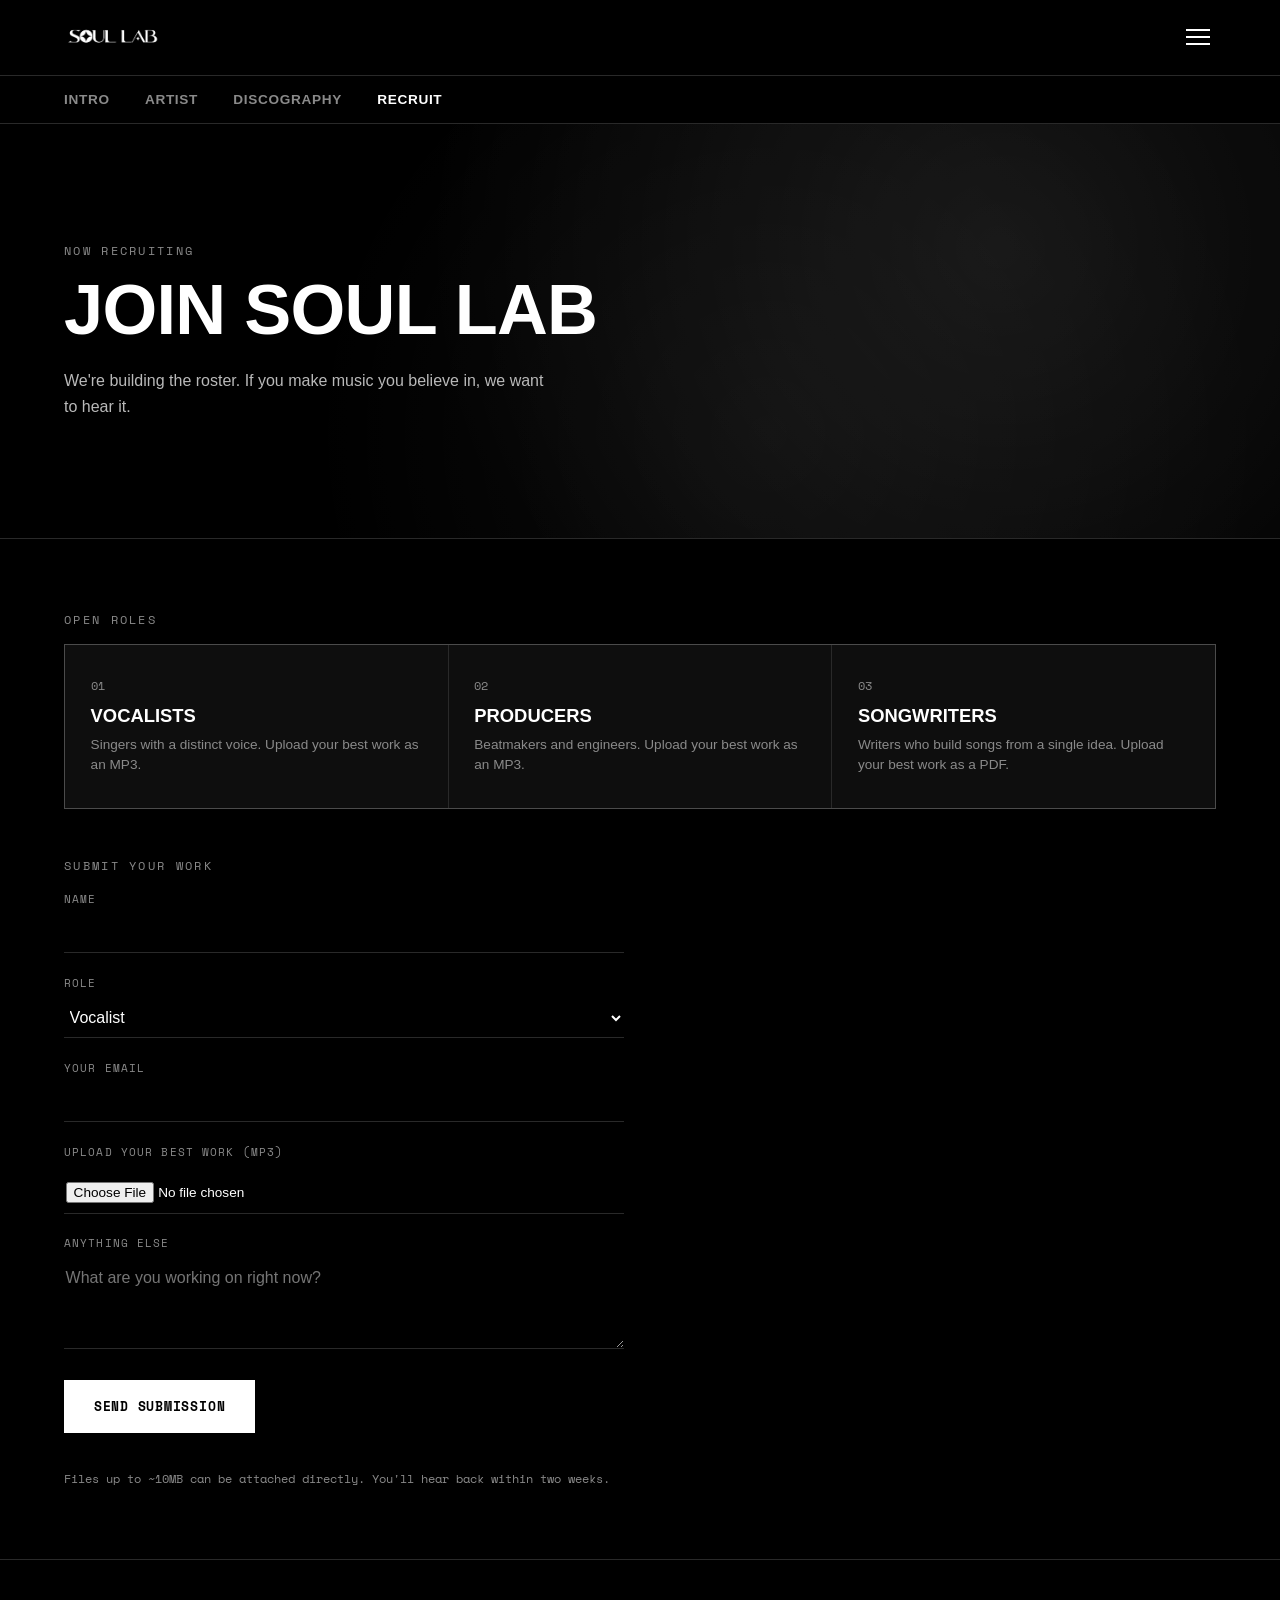
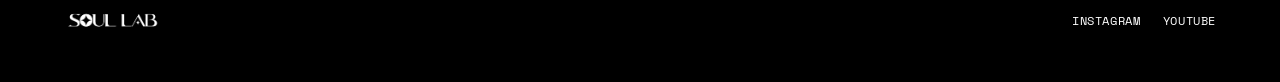
<file: recruit.html>
<!DOCTYPE html>
<html lang="en">
<head>
<meta charset="UTF-8">
<meta name="viewport" content="width=device-width, initial-scale=1.0">
<title>Recruit — SOUL LAB</title>
<link rel="preconnect" href="https://fonts.googleapis.com">
<link rel="preconnect" href="https://fonts.gstatic.com" crossorigin>
<link href="https://fonts.googleapis.com/css2?family=Archivo:ital,wght@0,500;0,700;0,900;1,700&family=Italiana&family=Space+Mono:wght@400;700&display=swap" rel="stylesheet">
<style>
:root{
  --ink:#000000;
  --card:#0E0E0E;
  --paper:#FFFFFF;
  --line:rgba(255,255,255,0.16);
  --line-soft:rgba(255,255,255,0.08);
  --line-dark:rgba(0,0,0,0.15);
  --muted:#8A8A8A;
  --font-serif:-apple-system, BlinkMacSystemFont, 'SF Pro Display', 'Helvetica Neue', Helvetica, Arial, sans-serif;
}
*{ margin:0; padding:0; box-sizing:border-box; }
html{ scroll-behavior:smooth; }
body{ background:var(--ink); color:var(--paper); font-family:-apple-system, BlinkMacSystemFont, 'SF Pro Text', 'Helvetica Neue', Helvetica, Arial, sans-serif; }
::selection{ background:var(--paper); color:var(--ink); }
img{ max-width:100%; display:block; }
a{ color:inherit; }

/* ---------- LOGO LOCKUP ---------- */
.brand{ display:flex; align-items:center; gap:0.55rem; text-decoration:none; }
.brand-logo-img{ height:46px; width:auto; }

/* ---------- NAV ---------- */
.topbar{
  position:sticky; top:0; z-index:100;
  background:var(--ink); color:var(--paper);
  display:flex; align-items:center; justify-content:space-between;
  padding:0.9rem 5%;
  border-bottom:1px solid var(--line);
}
.topbar .brand{ color:var(--paper); }
.menu-toggle{
  background:none; border:none; cursor:pointer;
  display:flex; flex-direction:column; gap:5px; padding:0.4rem;
}
.menu-toggle span{ width:24px; height:2px; background:var(--paper); display:block; transition:transform .2s ease, opacity .2s ease; }

.subnav{
  position:sticky; top:53px; z-index:99;
  background:var(--ink);
  display:flex; gap:2.2rem; overflow-x:auto;
  padding:1rem 5%;
  border-bottom:1px solid var(--line);
}
.subnav a{
  color:var(--muted); text-decoration:none; white-space:nowrap;
  font-weight:700; font-size:0.85rem; letter-spacing:0.05em; text-transform:uppercase;
  transition:color 0.2s ease;
}
.subnav a:hover, .subnav a.active{ color:var(--paper); }

/* ---------- FULLSCREEN MENU OVERLAY ---------- */
.nav-overlay{
  position:fixed; inset:0; z-index:300;
  background:var(--ink); color:var(--paper);
  display:flex; flex-direction:column; justify-content:center;
  padding:3rem 8%;
  transform:translateY(-100%);
  transition:transform 0.35s ease;
}
.nav-overlay.open{ transform:translateY(0); }
.nav-close{
  position:absolute; top:1.2rem; right:6%;
  background:none; border:none; color:var(--paper);
  font-size:1.6rem; cursor:pointer; line-height:1;
}
.nav-overlay-links{ display:flex; flex-direction:column; gap:0.4rem; }
.nav-overlay-links a{
  text-decoration:none; color:var(--paper);
  font-family:var(--font-serif); font-style:normal; font-weight:800;
  font-size:clamp(2rem,8vw,3.2rem); letter-spacing:-0.01em;
  padding:0.4rem 0;
  border-bottom:1px solid var(--line-soft);
  transition:opacity 0.2s ease;
}
.nav-overlay-links a:hover{ opacity:0.6; }
.nav-overlay-foot{
  margin-top:2.4rem; display:flex; gap:1.6rem;
}
.nav-overlay-foot a{
  color:var(--muted); text-decoration:none;
  font-family:'Space Mono', monospace; font-size:0.75rem;
  letter-spacing:0.06em; text-transform:uppercase;
}

/* ---------- HERO ---------- */
.hero{
  position:relative; min-height:46vh;
  display:flex; flex-direction:column; justify-content:center;
  padding:3rem 5%;
  overflow:hidden;
  background:var(--ink);
}
.hero.tall{ min-height:58vh; }
.hero-shape{
  position:absolute; inset:0; opacity:0.85;
  background:
    radial-gradient(circle at 78% 30%, rgba(255,255,255,0.10) 0%, transparent 55%),
    radial-gradient(circle at 60% 75%, rgba(255,255,255,0.05) 0%, transparent 60%);
}
.hero-content{ position:relative; z-index:2; max-width:720px; }
.eyebrow{
  font-family:'Space Mono', monospace; font-size:0.72rem;
  letter-spacing:0.2em; text-transform:uppercase; color:var(--muted);
  margin-bottom:1rem; display:block;
}
.hero h1{
  font-size:clamp(2.4rem, 8vw, 4.4rem);
  font-weight:900; line-height:1; letter-spacing:-0.01em;
  text-transform:uppercase;
}
.hero p{
  margin-top:1.4rem; max-width:480px; color:#B9B9B9;
  font-size:1rem; line-height:1.6; font-weight:500;
}

/* ---------- SECTION BASE ---------- */
section{ padding:4.5rem 5%; position:relative; }
.label{
  font-family:'Space Mono', monospace; font-size:0.72rem;
  letter-spacing:0.2em; text-transform:uppercase; color:var(--muted);
  margin-bottom:1rem; display:block;
}
.sec-title{
  font-size:clamp(2rem, 5vw, 3rem); font-weight:900;
  text-transform:uppercase; line-height:1.05; margin-bottom:2.5rem;
}

/* ---------- CARD ---------- */
.card{
  background:var(--card); border:1px solid var(--line);
  padding:2rem 1.8rem; margin-bottom:1.6rem;
}
.card .card-label{
  font-family:'Space Mono', monospace; font-size:0.68rem; color:var(--muted);
  letter-spacing:0.15em; text-transform:uppercase; margin-bottom:1.4rem; display:block;
}

/* ---------- ARTIST ---------- */
.artist-section{ background:var(--ink); border-top:1px solid var(--line); }
.artist-name{
  font-family:var(--font-serif); font-weight:800; font-style:normal;
  font-size:clamp(2.2rem,6.5vw,3.6rem); letter-spacing:-0.01em; margin-bottom:2rem;
}
.artist-meta{ display:flex; gap:2.6rem; flex-wrap:wrap; }
.meta-item .k{ font-family:'Space Mono', monospace; font-size:0.7rem; color:var(--muted); text-transform:uppercase; letter-spacing:0.1em; display:block; margin-bottom:0.4rem; }
.meta-item .v{ font-size:1.1rem; font-weight:700; }
.artist-bio{ max-width:640px; color:#C9C9C9; line-height:1.75; font-size:0.98rem; font-weight:500; }
.artist-socials{ display:flex; gap:1.2rem; margin-top:1.6rem; }
.artist-socials a{
  text-decoration:none; color:var(--paper);
  font-family:'Space Mono', monospace; font-size:0.75rem;
  letter-spacing:0.05em; text-transform:uppercase;
  border:1px solid var(--line); padding:0.55rem 1rem;
  transition:border-color 0.2s ease, opacity 0.2s ease;
}
.artist-socials a:hover{ border-color:var(--paper); opacity:0.7; }
.works-list{ display:flex; flex-direction:column; gap:0; }
.work-row{
  display:flex; align-items:center; gap:1rem;
  padding:1.2rem 0; border-bottom:1px solid var(--line-soft);
  text-decoration:none; color:var(--paper);
}
.work-row:first-child{ border-top:1px solid var(--line-soft); }
.work-row .wt{ font-family:var(--font-serif); font-style:normal; font-weight:700; font-size:1.2rem; letter-spacing:-0.005em; }
.work-row .wd{ color:var(--muted); font-family:'Space Mono', monospace; font-size:0.8rem; }
.work-row .arrow{ margin-left:auto; transition:transform 0.2s ease; }
.work-row:hover .arrow{ transform:translateX(6px); }

/* ---------- DISCOGRAPHY ---------- */
.discog{ background:var(--ink); color:var(--paper); }
.featured-release{ margin-bottom:4rem; }
.release-grid{
  display:grid; grid-template-columns:1fr 1fr; gap:2.4rem; align-items:start;
}
.release-art{ border:1px solid var(--line); }
.release-info .tag{
  display:inline-block; font-family:'Space Mono', monospace; font-size:0.72rem;
  letter-spacing:0.1em; text-transform:uppercase; color:var(--paper);
  border:1px solid var(--paper); padding:0.3rem 0.7rem; margin-bottom:1.2rem;
}
.release-info h3{
  font-family:var(--font-serif); font-style:normal; font-weight:800;
  font-size:clamp(1.8rem,4.5vw,2.7rem); letter-spacing:-0.01em; line-height:1.05; margin-bottom:0.8rem;
}
.release-info .date{ font-family:'Space Mono', monospace; font-size:0.95rem; color:var(--muted); margin-bottom:1.4rem; }
.release-info p{ color:#C9C9C9; line-height:1.7; font-size:0.95rem; margin-bottom:2rem; }

/* ---------- ALL RELEASES GRID (cover-art only) ---------- */
.all-releases{ border-top:1px solid var(--line); padding-top:3rem; }
.all-releases .label{ margin-bottom:2rem; }
.rel-grid{ display:grid; grid-template-columns:repeat(2, 1fr); gap:1.2rem; }
.rel-tile{
  text-decoration:none; color:var(--paper);
  display:block; position:relative;
}
.rel-tile img{ aspect-ratio:1/1; object-fit:cover; border:1px solid var(--line); }
.rel-tile.upcoming{
  display:flex; align-items:center; justify-content:center;
  aspect-ratio:1/1; border:1px dashed var(--line);
  font-family:'Space Mono', monospace; font-size:0.72rem;
  color:var(--muted); text-transform:uppercase; letter-spacing:0.08em; text-align:center;
}
.artist-tile{
  display:flex; align-items:center; justify-content:center;
  aspect-ratio:1/1; background:var(--card); border:1px solid var(--line);
  transition:background 0.2s ease; padding:2rem;
}
.artist-tile:hover{ background:#1A1A1A; }
.artist-tile img.at-logo{ width:100%; height:auto; }

/* work-row thumbnail */
.work-row .w-thumb{ width:52px; height:52px; object-fit:cover; border:1px solid var(--line); flex:0 0 auto; }
.work-row .w-text{ display:flex; flex-direction:column; gap:0.2rem; }

/* ---------- RELEASE DETAIL PAGE ---------- */
.release-detail{ text-align:center; padding-top:3.5rem; }
.release-detail .label{ text-align:center; }
.release-detail-cover{
  max-width:440px; margin:1.6rem auto 2.4rem; border:1px solid var(--line);
}
.release-detail h1.rd-title{
  font-family:var(--font-serif); font-style:normal; font-weight:800;
  font-size:clamp(2.4rem,8vw,3.8rem); letter-spacing:-0.01em; margin-bottom:0.4rem;
}
.release-detail .rd-date{
  font-family:'Space Mono', monospace; font-size:0.85rem; color:var(--muted); margin-bottom:2.4rem;
}
.status-block{
  max-width:520px; margin:0 auto; text-align:left;
  border:1px solid var(--line); padding:2rem 1.8rem;
}
.status-block .st-label{
  font-family:'Space Mono', monospace; font-size:0.68rem; color:var(--muted);
  letter-spacing:0.15em; text-transform:uppercase; margin-bottom:1rem; display:block;
}
.status-block p{ color:#C9C9C9; line-height:1.6; font-size:0.95rem; margin-bottom:1.6rem; }
.stream-links{ display:flex; gap:0.8rem; flex-wrap:wrap; margin-bottom:1.6rem; }
.stream-links a{
  text-decoration:none; color:var(--paper); border:1px solid var(--line);
  font-family:'Space Mono', monospace; font-size:0.75rem; letter-spacing:0.05em;
  text-transform:uppercase; padding:0.65rem 1rem; flex:1 1 auto; text-align:center;
  transition:border-color 0.2s ease, opacity 0.2s ease;
}
.stream-links a:hover{ border-color:var(--paper); opacity:0.75; }
.buy-btn{
  width:100%; background:var(--paper); color:var(--ink); border:1px solid var(--paper);
  font-family:'Space Mono', monospace; font-size:0.82rem; font-weight:700;
  letter-spacing:0.06em; text-transform:uppercase; padding:1rem; cursor:pointer;
  transition:background 0.2s ease, color 0.2s ease;
}
.buy-btn:hover{ background:transparent; color:var(--paper); }

/* ---------- BUY MODAL ---------- */
.buy-overlay{
  position:fixed; inset:0; z-index:400; background:rgba(0,0,0,0.85);
  display:flex; align-items:center; justify-content:center;
  padding:6%; opacity:0; pointer-events:none; transition:opacity 0.25s ease;
}
.buy-overlay.open{ opacity:1; pointer-events:auto; }
.buy-modal{
  background:var(--ink); border:1px solid var(--line);
  padding:2.2rem 1.8rem; max-width:420px; width:100%; position:relative;
}
.buy-close{
  position:absolute; top:1rem; right:1rem; background:none; border:none;
  color:var(--paper); font-size:1.2rem; cursor:pointer;
}
.buy-modal h3{
  font-family:var(--font-serif); font-style:normal; font-weight:800;
  font-size:1.5rem; margin-bottom:0.8rem;
}
.buy-modal p{ color:#C9C9C9; font-size:0.9rem; line-height:1.6; margin-bottom:1.4rem; }
.buy-modal input[type=email]{
  width:100%; background:transparent; border:none; border-bottom:1px solid var(--line);
  color:var(--paper); font-family:var(--font-serif); font-size:1rem;
  padding:0.6rem 0.1rem; outline:none; margin-bottom:1.4rem;
}
.buy-modal input[type=email]:focus{ border-bottom-color:var(--paper); }

/* ---------- CUSTOM AUDIO PLAYER ---------- */
.track-list{ margin-top:0.4rem; }
.track-row{
  border-top:1px solid var(--line-soft);
  padding:1.6rem 0;
}
.track-row:last-child{ border-bottom:1px solid var(--line-soft); }
.track-head{ display:flex; justify-content:space-between; align-items:baseline; gap:1rem; flex-wrap:wrap; margin-bottom:0.3rem; }
.track-head .tname{ font-family:var(--font-serif); font-style:normal; font-weight:700; font-size:1.25rem; letter-spacing:-0.005em; }
.track-head .tlen{ font-family:'Space Mono', monospace; font-size:0.8rem; color:var(--muted); }
.preview-tag{
  font-family:'Space Mono', monospace; font-size:0.66rem;
  color:var(--muted); letter-spacing:0.08em; text-transform:uppercase;
  display:block; margin-bottom:0.9rem;
}
.player{
  display:flex; align-items:center; gap:1rem;
  background:var(--ink); border:1px solid var(--line); padding:0.7rem 1rem;
}
.play-btn{
  flex:0 0 auto; width:38px; height:38px; border-radius:50%;
  background:var(--paper); border:none; cursor:pointer;
  display:flex; align-items:center; justify-content:center;
  color:var(--ink); font-size:0.9rem;
  transition:transform 0.15s ease;
}
.play-btn:hover{ transform:scale(1.06); }
.p-track{
  flex:1 1 auto; height:3px; background:rgba(255,255,255,0.18);
  position:relative; cursor:pointer; border-radius:2px;
}
.p-fill{
  position:absolute; top:0; left:0; height:100%; width:0%;
  background:var(--paper); border-radius:2px;
}
.p-time{
  flex:0 0 auto; font-family:'Space Mono', monospace; font-size:0.72rem;
  color:var(--muted); min-width:76px; text-align:right;
}

/* ---------- RECRUIT ---------- */
.recruit{ background:var(--ink); border-top:1px solid var(--line); }
.recruit p.lead{ max-width:560px; color:#C9C9C9; line-height:1.7; font-size:1rem; }
.roles-row{ display:grid; grid-template-columns:repeat(3,1fr); gap:1px; background:var(--line); border:1px solid var(--line); margin-bottom:3rem; }
.role-cell{ background:var(--card); padding:2rem 1.6rem; }
.role-cell .n{ font-family:'Space Mono', monospace; font-size:0.75rem; color:var(--muted); }
.role-cell h4{ font-size:1.15rem; font-weight:900; text-transform:uppercase; margin:0.7rem 0 0.5rem; }
.role-cell p{ font-size:0.85rem; color:var(--muted); line-height:1.5; }

/* ---------- FORM ---------- */
.apply-form{ max-width:560px; display:flex; flex-direction:column; gap:1.3rem; }
.field{ display:flex; flex-direction:column; gap:0.5rem; }
.field label{
  font-family:'Space Mono', monospace; font-size:0.7rem;
  letter-spacing:0.1em; text-transform:uppercase; color:var(--muted);
}
.field input, .field select, .field textarea{
  background:transparent; border:none; border-bottom:1px solid var(--line);
  color:var(--paper); font-family:var(--font-serif); font-size:1rem;
  padding:0.6rem 0.1rem; outline:none;
}
.field input[type=file]{ padding-top:0.9rem; font-size:0.85rem; }
.field select option{ background:var(--ink); }
.field input:focus, .field select:focus, .field textarea:focus{ border-bottom-color:var(--paper); }
textarea{ resize:vertical; min-height:90px; }
.submit-btn{
  align-self:flex-start; margin-top:0.6rem;
  background:var(--paper); color:var(--ink); border:1px solid var(--paper);
  font-family:'Space Mono', monospace; font-size:0.8rem; font-weight:700;
  letter-spacing:0.06em; text-transform:uppercase; padding:1rem 1.8rem; cursor:pointer;
  transition:background 0.2s ease, color 0.2s ease;
}
.submit-btn:hover{ background:transparent; color:var(--paper); }
.form-note{ font-family:'Space Mono', monospace; font-size:0.75rem; color:var(--muted); margin-top:1rem; }

/* ---------- FOOTER ---------- */
footer{
  background:var(--ink); color:var(--paper);
  padding:2.4rem 5%;
  display:flex; justify-content:space-between; align-items:center; flex-wrap:wrap; gap:1.2rem;
  border-top:1px solid var(--line);
}
footer .brand{ color:var(--paper); }
.social-links{ display:flex; gap:1.4rem; }
.social-links a{
  text-decoration:none; color:var(--paper);
  font-family:'Space Mono', monospace; font-size:0.75rem;
  letter-spacing:0.05em; text-transform:uppercase;
  border-bottom:1px solid transparent;
}
.social-links a:hover{ border-bottom-color:var(--paper); }

@media (max-width:800px){
  .release-grid{ grid-template-columns:1fr; }
  .rel-grid{ grid-template-columns:repeat(2,1fr); }
  .roles-row{ grid-template-columns:1fr; }
  .artist-meta{ gap:1.6rem; }
}

</style>
</head>
<body>

<div class="topbar">
  <a class="brand" href="index.html">
    <img class="brand-logo-img" src="[data-uri]" alt="Soul Lab Records">
  </a>
  <button class="menu-toggle" id="menuToggle" aria-label="Open menu"><span></span><span></span><span></span></button>
</div>
<nav class="subnav">
  <a href="index.html">Intro</a>
  <a href="artist.html">Artist</a>
  <a href="discography.html">Discography</a>
  <a href="recruit.html" class="active">Recruit</a>
</nav>

<div class="nav-overlay" id="navOverlay">
  <button class="nav-close" id="navClose" aria-label="Close menu">✕</button>
  <nav class="nav-overlay-links">
    <a href="index.html">Intro</a>
    <a href="artist.html">Artist</a>
    <a href="discography.html">Discography</a>
    <a href="recruit.html">Recruit</a>
  </nav>
  <div class="nav-overlay-foot">
    <a href="https://www.instagram.com/soulnlab?igsh=MTBuYnR4dWJrNDNveA==" target="_blank" rel="noopener">Instagram</a>
    <a href="https://youtube.com/@soul-lab-music?si=aJP-hzuOxE4rpQFX" target="_blank" rel="noopener">YouTube</a>
  </div>
</div>

<section class="hero">
  <div class="hero-shape"></div>
  <div class="hero-content">
    <span class="eyebrow">Now Recruiting</span>
    <h1>Join Soul Lab</h1>
    <p>We're building the roster. If you make music you believe in, we want to hear it.</p>
  </div>
</section>

<section class="recruit">
  <span class="label">Open Roles</span>
  <div class="roles-row">
    <div class="role-cell">
      <div class="n">01</div>
      <h4>Vocalists</h4>
      <p>Singers with a distinct voice. Upload your best work as an MP3.</p>
    </div>
    <div class="role-cell">
      <div class="n">02</div>
      <h4>Producers</h4>
      <p>Beatmakers and engineers. Upload your best work as an MP3.</p>
    </div>
    <div class="role-cell">
      <div class="n">03</div>
      <h4>Songwriters</h4>
      <p>Writers who build songs from a single idea. Upload your best work as a PDF.</p>
    </div>
  </div>

  <span class="label">Submit Your Work</span>
  <form class="apply-form" action="https://formspree.io/f/xqevrbzo" method="POST" enctype="multipart/form-data">
    <div class="field">
      <label for="name">Name</label>
      <input id="name" name="name" type="text" required>
    </div>
    <div class="field">
      <label for="role">Role</label>
      <select id="role" name="role">
        <option value="Vocalist">Vocalist</option>
        <option value="Producer">Producer</option>
        <option value="Songwriter">Songwriter</option>
      </select>
    </div>
    <div class="field">
      <label for="email">Your Email</label>
      <input id="email" name="_replyto" type="email" required>
    </div>
    <div class="field">
      <label id="fileLabel" for="workfile">Upload your best work (MP3)</label>
      <input id="workfile" name="workfile" type="file" accept=".mp3,audio/mpeg" required>
    </div>
    <div class="field">
      <label for="note">Anything else</label>
      <textarea id="note" name="message" placeholder="What are you working on right now?"></textarea>
    </div>
    <button class="submit-btn" type="submit">Send Submission</button>
    <p class="form-note">Files up to ~10MB can be attached directly. You'll hear back within two weeks.</p>
  </form>
</section>

<footer>
  <a class="brand" href="index.html">
    <img class="brand-logo-img" src="[data-uri]" alt="Soul Lab Records">
  </a>
  <div class="social-links">
    <a href="https://www.instagram.com/soulnlab?igsh=MTBuYnR4dWJrNDNveA==" target="_blank" rel="noopener">Instagram</a>
    <a href="https://youtube.com/@soul-lab-music?si=aJP-hzuOxE4rpQFX" target="_blank" rel="noopener">YouTube</a>
  </div>
</footer>

<script>
  const toggle = document.getElementById('menuToggle');
  const overlay = document.getElementById('navOverlay');
  const closeBtn = document.getElementById('navClose');
  toggle.addEventListener('click', () => overlay.classList.add('open'));
  closeBtn.addEventListener('click', () => overlay.classList.remove('open'));
  overlay.querySelectorAll('a').forEach(a => a.addEventListener('click', () => overlay.classList.remove('open')));

  const roleSelect = document.getElementById('role');
  const fileInput = document.getElementById('workfile');
  const fileLabel = document.getElementById('fileLabel');
  roleSelect.addEventListener('change', () => {
    if(roleSelect.value === 'Songwriter'){
      fileInput.setAttribute('accept', '.pdf,application/pdf');
      fileLabel.textContent = 'Upload your best work (PDF)';
    } else {
      fileInput.setAttribute('accept', '.mp3,audio/mpeg');
      fileLabel.textContent = 'Upload your best work (MP3)';
    }
    fileInput.value = '';
  });
</script>

</body>
</html>
</file>
